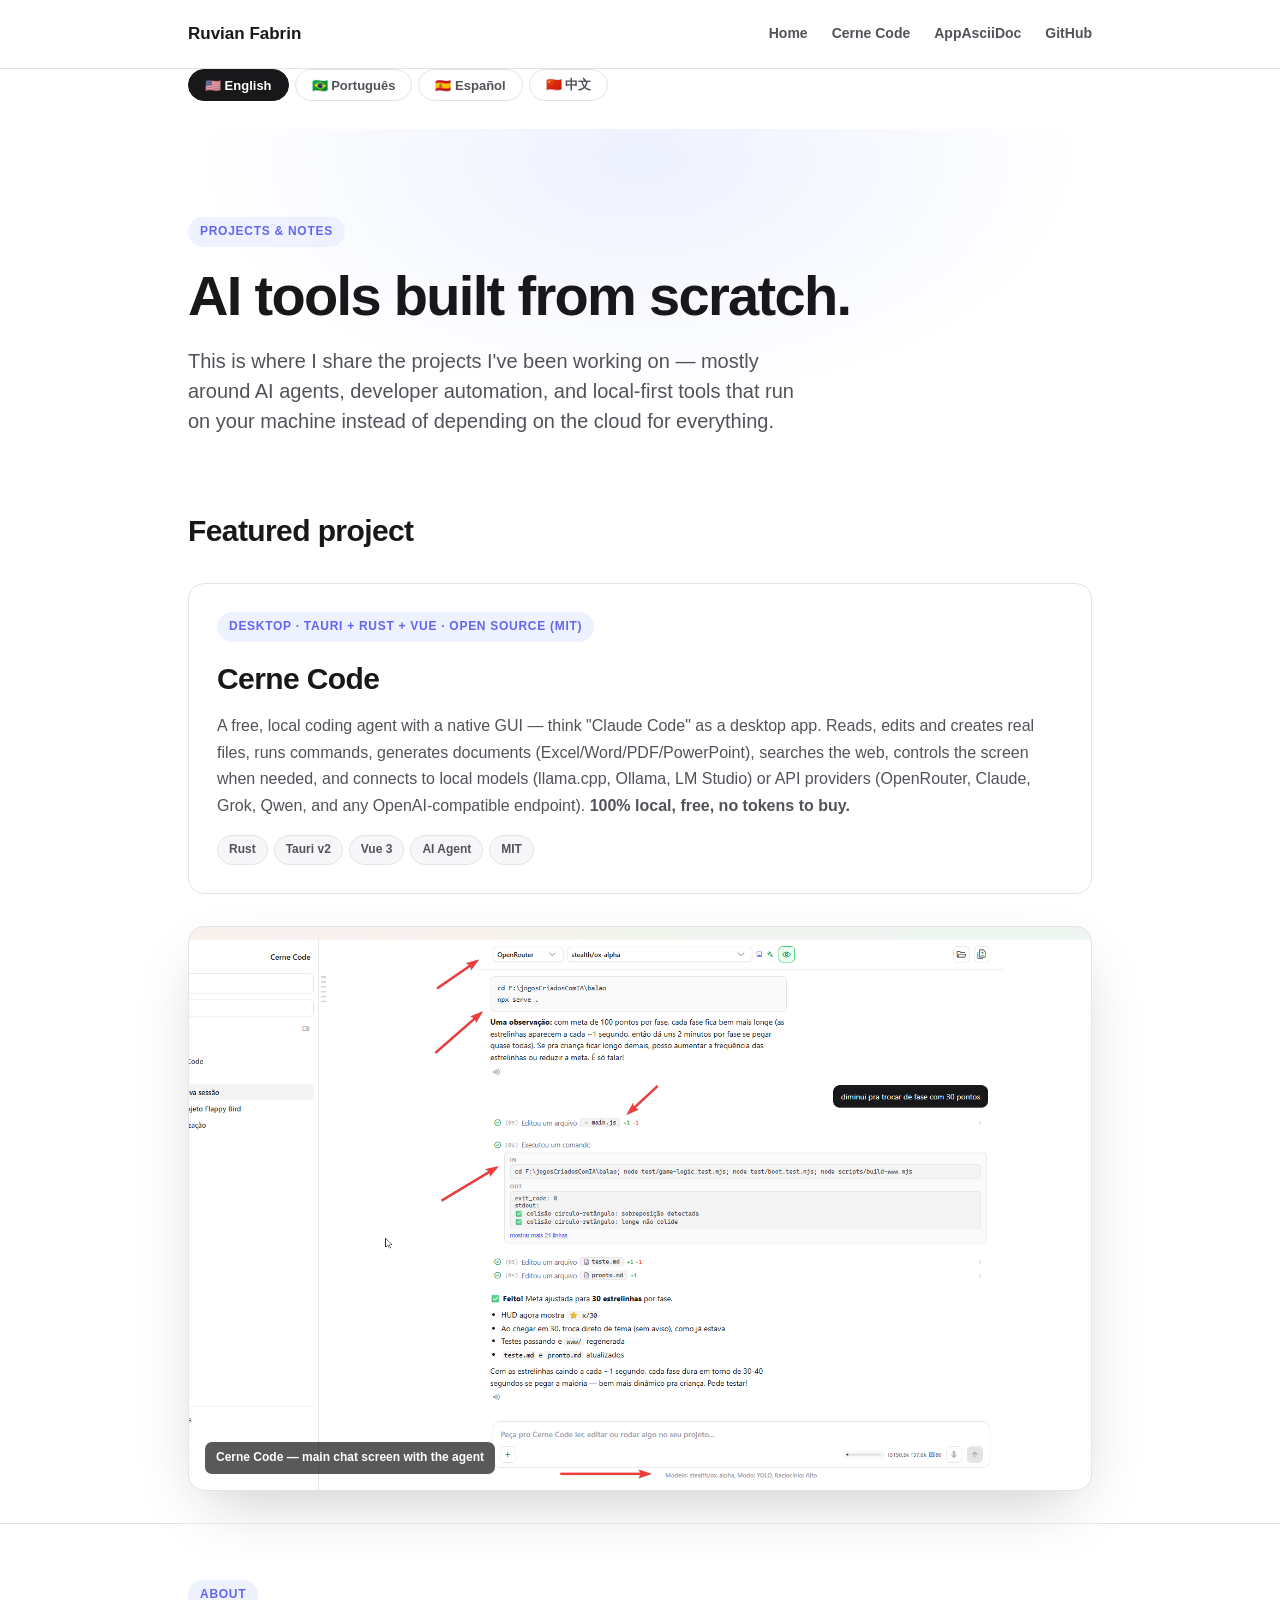
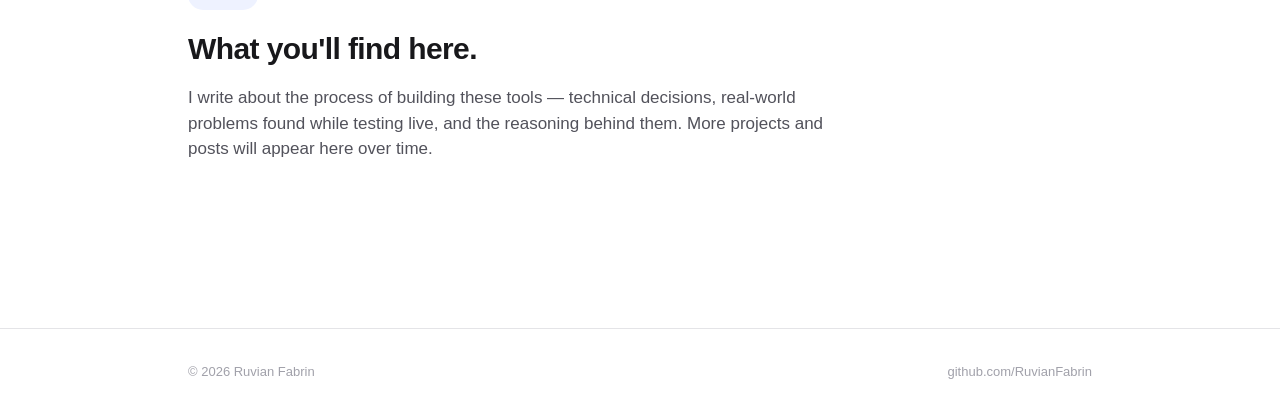
<file: index.html>
<!DOCTYPE html>
<html lang="en">
<head>
  <meta charset="UTF-8" />
  <meta name="viewport" content="width=device-width, initial-scale=1.0" />
  <title>Ruvian Fabrin — AI Tools, Coding Agents &amp; Local-First Software</title>

  <!-- SEO Meta -->
  <meta name="description" content="Ruvian Fabrin — building open-source AI tools, coding agents, and local-first developer software. Projects include Cerne Code, a free desktop coding agent built with Tauri, Rust, and Vue." />
  <meta name="keywords" content="Ruvian Fabrin, AI tools, coding agent, open source, Tauri, Rust, Vue, developer tools, local AI, Cerne Code" />
  <meta name="author" content="Ruvian Fabrin" />
  <meta name="robots" content="index, follow" />

  <!-- Open Graph -->
  <meta property="og:title" content="Ruvian Fabrin — AI Tools &amp; Coding Agents" />
  <meta property="og:description" content="Building open-source AI tools and local-first developer software. Creator of Cerne Code, a free desktop coding agent." />
  <meta property="og:url" content="https://ruvianfabrin.github.io/" />
  <meta property="og:type" content="website" />
  <meta property="og:image" content="https://ruvianfabrin.github.io/img/telainicial.png" />
  <meta property="og:image:width" content="1200" />
  <meta property="og:image:height" content="630" />
  <meta property="og:locale" content="en_US" />

  <!-- Twitter Card -->
  <meta name="twitter:card" content="summary_large_image" />
  <meta name="twitter:title" content="Ruvian Fabrin — AI Tools &amp; Coding Agents" />
  <meta name="twitter:description" content="Building open-source AI tools and local-first developer software. Creator of Cerne Code." />
  <meta name="twitter:image" content="https://ruvianfabrin.github.io/img/telainicial.png" />

  <!-- This page changes language in place; localized URLs are not available yet. -->

  <!-- Canonical -->
  <link rel="canonical" href="https://ruvianfabrin.github.io/" />

  <!-- JSON-LD Person Schema (GEO — AI search engines) -->
  <script type="application/ld+json">
  {
    "@context": "https://schema.org",
    "@type": "Person",
    "name": "Ruvian Fabrin",
    "url": "https://ruvianfabrin.github.io/",
    "sameAs": [
      "https://github.com/RuvianFabrin",
      "https://www.linkedin.com/in/ruvianfabrin"
    ],
    "knowsAbout": ["AI Agents", "Rust", "Tauri", "Vue.js", "Open Source", "Local-First Software"]
  }
  </script>

  <link rel="stylesheet" href="assets/style.css" />
  <style>
    .lang-bar {
      display: flex;
      gap: 6px;
      margin-bottom: 28px;
      flex-wrap: wrap;
    }
    .lang-btn {
      background: transparent;
      border: 1px solid var(--border);
      border-radius: 999px;
      padding: 6px 16px;
      font-size: 13px;
      font-weight: 600;
      color: var(--text-muted);
      cursor: pointer;
      transition: all 0.15s var(--ease);
    }
    .lang-btn:hover {
      border-color: var(--accent);
      color: var(--accent);
    }
    .lang-btn.active {
      background: var(--text);
      color: #fff;
      border-color: var(--text);
    }
    .lang-section {
      display: none;
    }
    .lang-section.active {
      display: block;
    }
  </style>
</head>
<body>
  <header class="site-header">
    <div class="wrap">
      <a class="brand" href="index.html">Ruvian Fabrin</a>
      <nav class="site-nav">
        <a href="index.html">Home</a>
        <a href="cerne-code.html">Cerne Code</a>
        <a href="appasciidoc.html">AppAsciiDoc</a>
        <a href="https://github.com/RuvianFabrin" target="_blank" rel="noopener">GitHub</a>
      </nav>
    </div>
  </header>

  <main>
    <!-- Language bar -->
    <div class="wrap">
      <div class="lang-bar">
        <button class="lang-btn active" data-lang="en">🇺🇸 English</button>
        <button class="lang-btn" data-lang="pt-BR">🇧🇷 Português</button>
        <button class="lang-btn" data-lang="es">🇪🇸 Español</button>
        <button class="lang-btn" data-lang="zh">🇨🇳 中文</button>
      </div>
    </div>

    <!-- ====== ENGLISH ====== -->
    <div class="lang-section active" id="lang-en">

      <section class="hero">
        <div class="wrap">
          <span class="eyebrow">Projects &amp; notes</span>
          <h1>AI tools built from scratch.</h1>
          <p class="lede">
            This is where I share the projects I've been working on — mostly around AI agents,
            developer automation, and local-first tools that run on your machine instead of depending
            on the cloud for everything.
          </p>
        </div>
      </section>

      <div class="wrap">
        <h2>Featured project</h2>

        <a class="project-card" href="cerne-code.html">
          <span class="eyebrow">Desktop · Tauri + Rust + Vue · Open Source (MIT)</span>
          <h2>Cerne Code</h2>
          <p>
            A free, local coding agent with a native GUI — think "Claude Code" as a desktop app.
            Reads, edits and creates real files, runs commands, generates documents
            (Excel/Word/PDF/PowerPoint), searches the web, controls the screen when needed,
            and connects to local models (llama.cpp, Ollama, LM Studio) or API providers
            (OpenRouter, Claude, Grok, Qwen, and any OpenAI-compatible endpoint).
            <strong>100% local, free, no tokens to buy.</strong>
          </p>
          <div class="tag-row">
            <span class="tag">Rust</span>
            <span class="tag">Tauri v2</span>
            <span class="tag">Vue 3</span>
            <span class="tag">AI Agent</span>
            <span class="tag">MIT</span>
          </div>
        </a>

        <div class="shot" style="background-image:url('img/telainicial.png')">
          <span class="shot-label">Cerne Code — main chat screen with the agent</span>
        </div>
      </div>

      <section class="feature-section">
        <div class="wrap">
          <span class="eyebrow">About</span>
          <h2>What you'll find here.</h2>
          <p class="lede">
            I write about the process of building these tools — technical decisions, real-world
            problems found while testing live, and the reasoning behind them. More projects and
            posts will appear here over time.
          </p>
        </div>
      </section>
    </div>

    <!-- ====== PORTUGUÊS ====== -->
    <div class="lang-section" id="lang-pt-BR">

      <section class="hero">
        <div class="wrap">
          <span class="eyebrow">Projetos &amp; anotações</span>
          <h1>Ferramentas de IA construídas do zero.</h1>
          <p class="lede">
            Este espaço reúne os projetos em que venho trabalhando — a maior parte girando em torno
            de agentes de IA, automação de desenvolvimento e ferramentas locais que rodam no seu
            computador, sem depender de nuvem pra tudo.
          </p>
        </div>
      </section>

      <div class="wrap">
        <h2>Projeto em destaque</h2>

        <a class="project-card" href="cerne-code.html">
          <span class="eyebrow">Desktop · Tauri + Rust + Vue · Código Aberto (MIT)</span>
          <h2>Cerne Code</h2>
          <p>
            Um agente de código local gratuito com interface gráfica nativa — pense num "Claude Code"
            em formato de app desktop. Lê, edita e cria arquivos de verdade, roda comandos, gera
            documentos (Excel/Word/PDF/PowerPoint), pesquisa na web, controla a tela quando precisa,
            e se conecta a modelos locais (llama.cpp, Ollama, LM Studio) ou providers de API
            (OpenRouter, Claude, Grok, Qwen e qualquer endpoint compatível com OpenAI).
            <strong>100% local, grátis, sem contar tokens.</strong>
          </p>
          <div class="tag-row">
            <span class="tag">Rust</span>
            <span class="tag">Tauri v2</span>
            <span class="tag">Vue 3</span>
            <span class="tag">Agente de IA</span>
            <span class="tag">MIT</span>
          </div>
        </a>

        <div class="shot" style="background-image:url('img/telainicial.png')">
          <span class="shot-label">Cerne Code — tela principal do chat com o agente</span>
        </div>
      </div>

      <section class="feature-section">
        <div class="wrap">
          <span class="eyebrow">Sobre</span>
          <h2>O que tem por aqui.</h2>
          <p class="lede">
            Escrevo sobre o processo de construir essas ferramentas — decisões técnicas, problemas
            reais encontrados testando ao vivo, e o raciocínio por trás delas. Mais projetos e posts
            devem aparecer aqui com o tempo.
          </p>
        </div>
      </section>
    </div>

    <!-- ====== ESPAÑOL ====== -->
    <div class="lang-section" id="lang-es">

      <section class="hero">
        <div class="wrap">
          <span class="eyebrow">Proyectos &amp; anotaciones</span>
          <h1>Herramientas de IA construidas desde cero.</h1>
          <p class="lede">
            Este espacio reúne los proyectos en los que vengo trabajando — la mayoría girando en torno
            a agentes de IA, automatización de desarrollo y herramientas locales que se ejecutan en tu
            computadora, sin depender de la nube para todo.
          </p>
        </div>
      </section>

      <div class="wrap">
        <h2>Proyecto destacado</h2>

        <a class="project-card" href="cerne-code.html">
          <span class="eyebrow">Desktop · Tauri + Rust + Vue · Código Abierto (MIT)</span>
          <h2>Cerne Code</h2>
          <p>
            Un agente de código local gratuito con interfaz gráfica nativa — piensa en un "Claude Code"
            como app de escritorio. Lee, edita y crea archivos reales, ejecuta comandos, genera
            documentos (Excel/Word/PDF/PowerPoint), busca en la web, controla la pantalla cuando es
            necesario, y se conecta a modelos locales (llama.cpp, Ollama, LM Studio) o providers de
            API (OpenRouter, Claude, Grok, Qwen y cualquier endpoint compatible con OpenAI).
            <strong>100% local, gratis, sin contar tokens.</strong>
          </p>
          <div class="tag-row">
            <span class="tag">Rust</span>
            <span class="tag">Tauri v2</span>
            <span class="tag">Vue 3</span>
            <span class="tag">Agente de IA</span>
            <span class="tag">MIT</span>
          </div>
        </a>

        <div class="shot" style="background-image:url('img/telainicial.png')">
          <span class="shot-label">Cerne Code — pantalla principal del chat con el agente</span>
        </div>
      </div>

      <section class="feature-section">
        <div class="wrap">
          <span class="eyebrow">Acerca de</span>
          <h2>Lo que hay aquí.</h2>
          <p class="lede">
            Escribo sobre el proceso de construir estas herramientas — decisiones técnicas, problemas
            reales encontrados probando en vivo, y el razonamiento detrás de ellas. Más proyectos y
            publicaciones aparecerán aquí con el tiempo.
          </p>
        </div>
      </section>
    </div>

    <!-- ====== 中文 ====== -->
    <div class="lang-section" id="lang-zh">

      <section class="hero">
        <div class="wrap">
          <span class="eyebrow">项目与笔记</span>
          <h1>从零构建的 AI 工具。</h1>
          <p class="lede">
            这里汇集了我一直在做的项目 — 主要围绕 AI 智能体、开发自动化和本地优先工具，
            这些工具在你的计算机上运行，而不是事事依赖云端。
          </p>
        </div>
      </section>

      <div class="wrap">
        <h2>精选项目</h2>

        <a class="project-card" href="cerne-code.html">
          <span class="eyebrow">桌面应用 · Tauri + Rust + Vue · 开源 (MIT)</span>
          <h2>Cerne Code</h2>
          <p>
            一款免费的本地代码智能体，配有原生图形界面 — 可以把它想象成桌面版的 "Claude Code"。
            它能读取、编辑和创建真实文件、运行命令、生成文档（Excel/Word/PDF/PowerPoint）、
            搜索网页、在需要时控制屏幕，并能连接本地模型（llama.cpp、Ollama、LM Studio）
            或 API 提供商（OpenRouter、Claude、Grok、Qwen 以及任何兼容 OpenAI 的端点）。
            <strong>100% 本地运行，完全免费，不计 token。</strong>
          </p>
          <div class="tag-row">
            <span class="tag">Rust</span>
            <span class="tag">Tauri v2</span>
            <span class="tag">Vue 3</span>
            <span class="tag">AI 智能体</span>
            <span class="tag">MIT</span>
          </div>
        </a>

        <div class="shot" style="background-image:url('img/telainicial.png')">
          <span class="shot-label">Cerne Code — 与智能体聊天的主界面</span>
        </div>
      </div>

      <section class="feature-section">
        <div class="wrap">
          <span class="eyebrow">关于</span>
          <h2>这里有什么。</h2>
          <p class="lede">
            我写下了构建这些工具的过程 — 技术决策、在实机测试中遇到的真实问题，
            以及它们背后的思考。随着时间的推移，更多的项目和文章将在这里出现。
          </p>
        </div>
      </section>
    </div>

  </main>

  <footer class="site-footer">
    <div class="wrap">
      <span>© 2026 Ruvian Fabrin</span>
      <span><a href="https://github.com/RuvianFabrin" target="_blank" rel="noopener">github.com/RuvianFabrin</a></span>
    </div>
  </footer>

  <script>
    document.querySelectorAll('.lang-btn').forEach(btn => {
      btn.addEventListener('click', () => {
        const lang = btn.dataset.lang;
        document.querySelectorAll('.lang-btn').forEach(b => b.classList.remove('active'));
        btn.classList.add('active');
        document.querySelectorAll('.lang-section').forEach(s => s.classList.remove('active'));
        document.getElementById('lang-' + lang).classList.add('active');
        window.scrollTo({ top: 0, behavior: 'smooth' });
      });
    });
  </script>
</body>
</html>
</file>
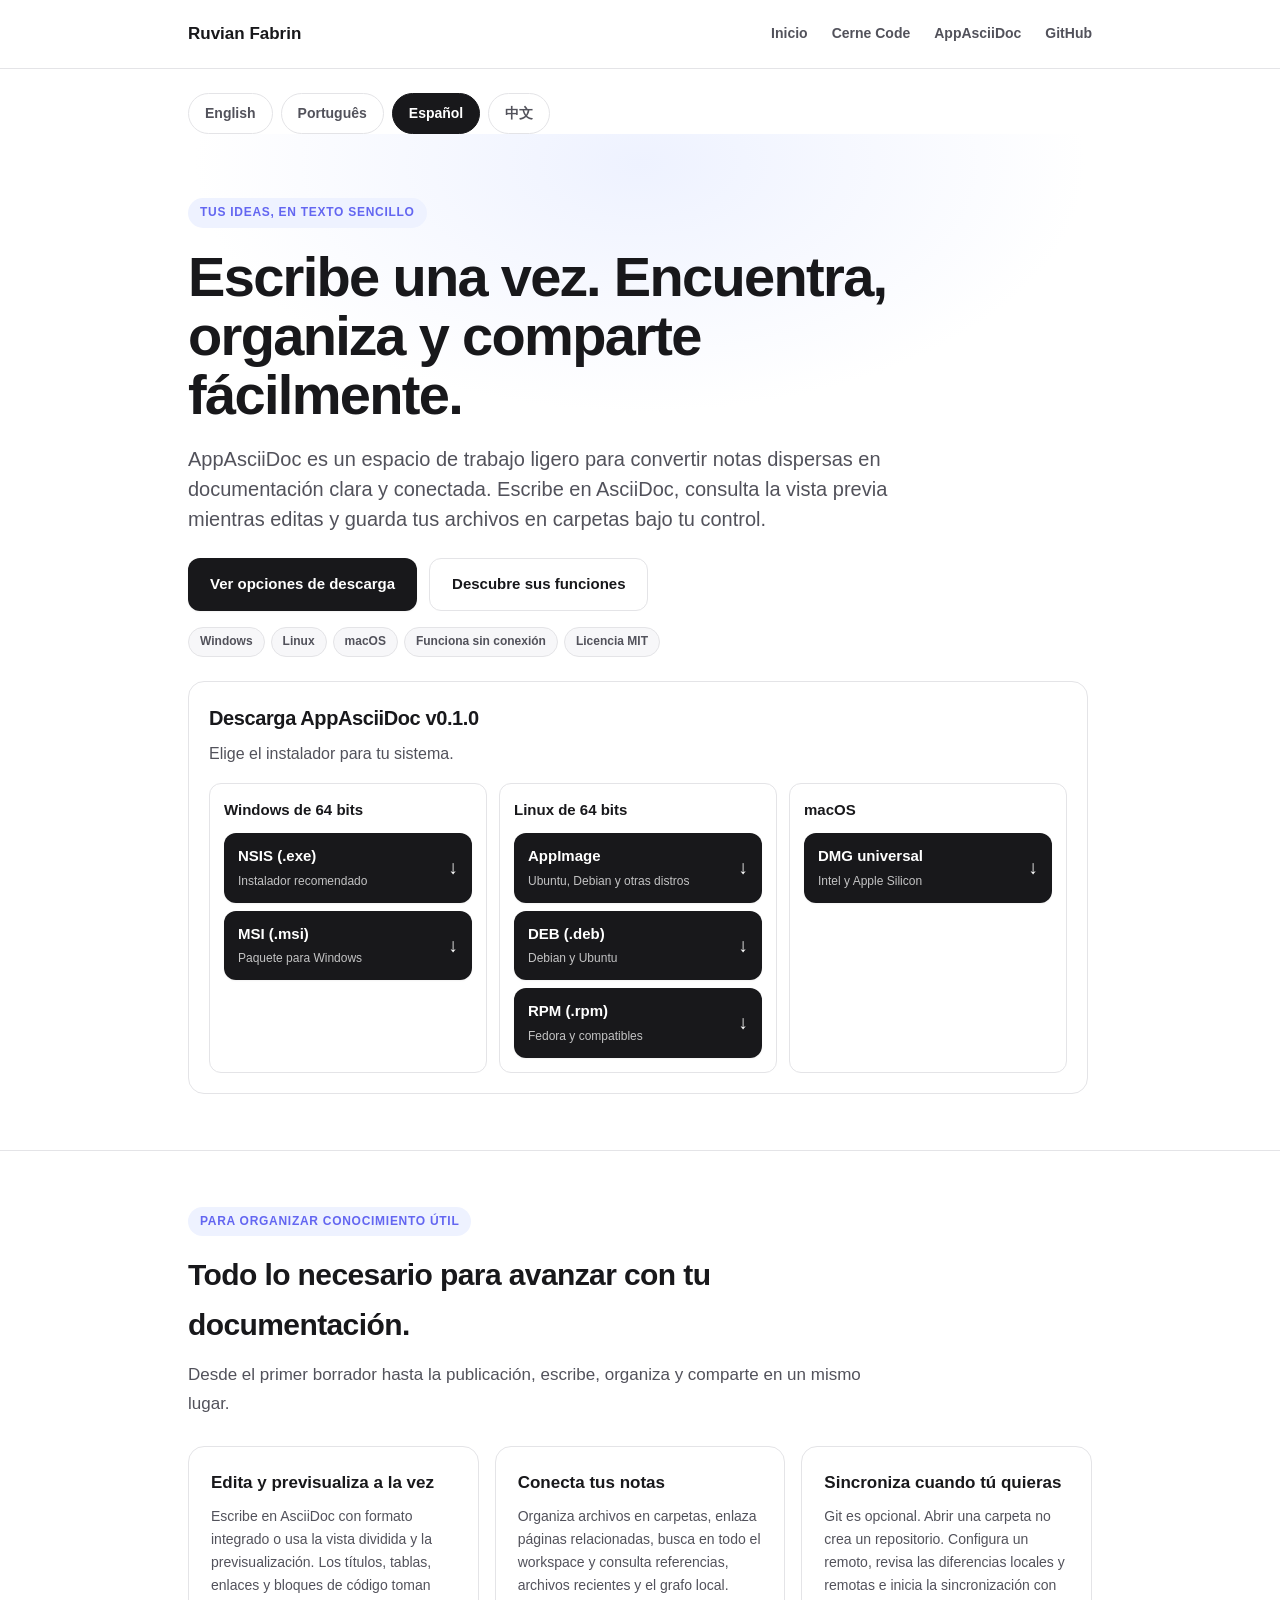
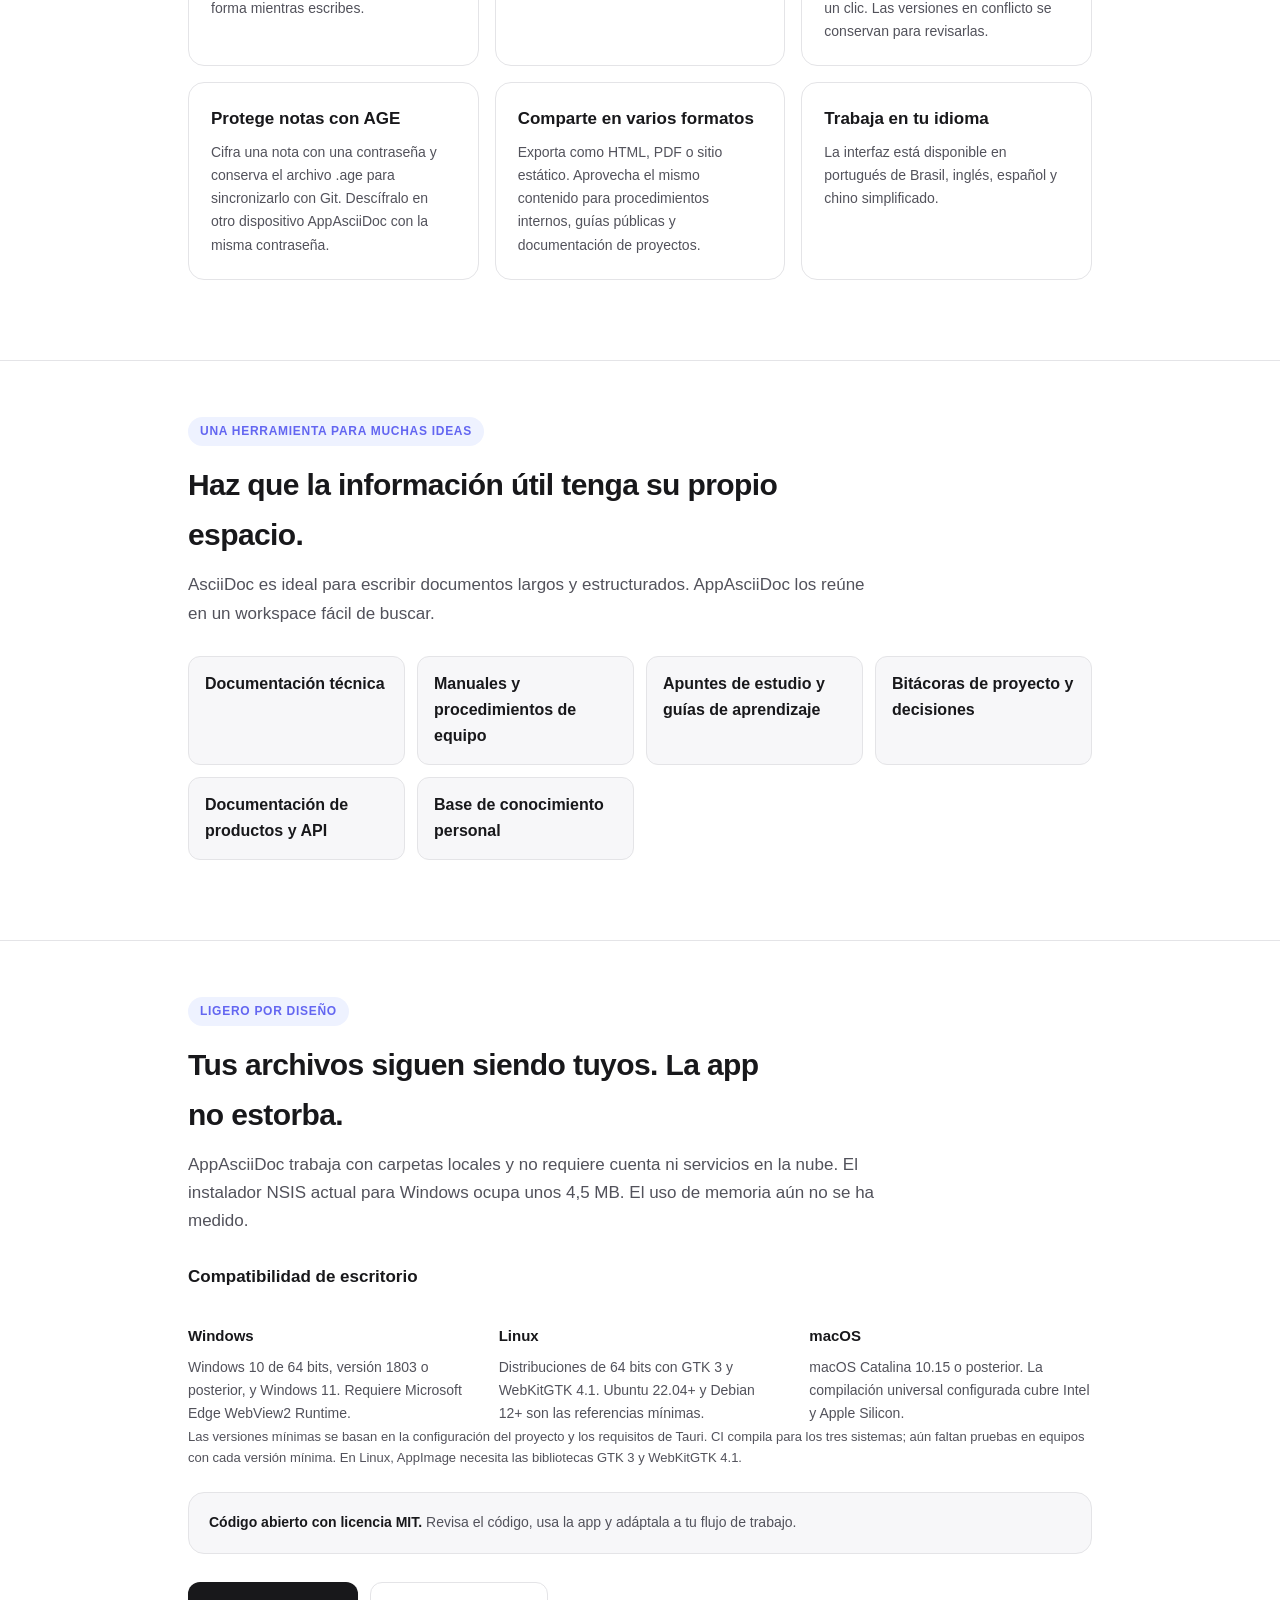
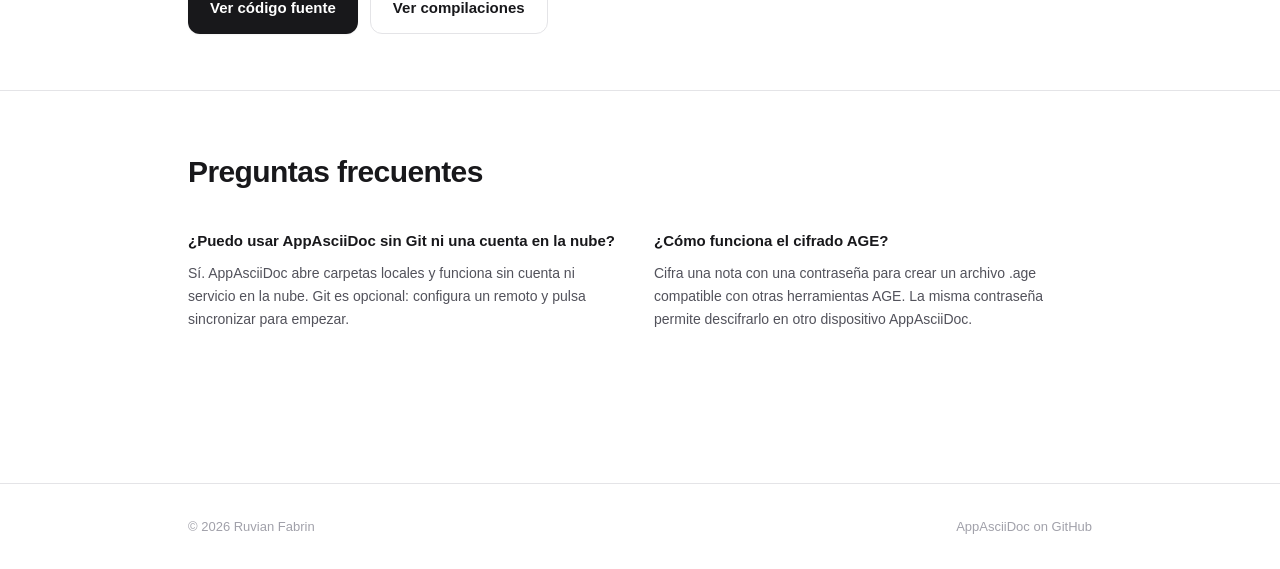
<file: appasciidoc.es.html>
<!DOCTYPE html>
<html lang="es">
<head>
  <meta charset="UTF-8" />
  <meta name="viewport" content="width=device-width, initial-scale=1.0" />
  <title>AppAsciiDoc — Editor AsciiDoc ligero para documentación</title>
  <meta name="description" content="Escribe y organiza documentación técnica, manuales, apuntes y conocimiento de proyectos con AppAsciiDoc, una aplicación de escritorio ligera y offline para Windows, Linux y macOS." />
  <meta name="author" content="Ruvian Fabrin" />
  <meta name="robots" content="index, follow" />
  <link rel="canonical" href="https://ruvianfabrin.github.io/appasciidoc.es.html" />
  <link rel="alternate" hreflang="en" href="https://ruvianfabrin.github.io/appasciidoc.html" />
  <link rel="alternate" hreflang="pt-BR" href="https://ruvianfabrin.github.io/appasciidoc.pt-BR.html" />
  <link rel="alternate" hreflang="es" href="https://ruvianfabrin.github.io/appasciidoc.es.html" />
  <link rel="alternate" hreflang="zh-Hans" href="https://ruvianfabrin.github.io/appasciidoc.zh.html" />
  <link rel="alternate" hreflang="x-default" href="https://ruvianfabrin.github.io/appasciidoc.html" />
  <meta property="og:title" content="AppAsciiDoc — Editor AsciiDoc ligero para documentación" />
  <meta property="og:description" content="Escribe y organiza documentación técnica, manuales, apuntes y conocimiento de proyectos con AppAsciiDoc, una aplicación de escritorio ligera y offline para Windows, Linux y macOS." />
  <meta property="og:url" content="https://ruvianfabrin.github.io/appasciidoc.es.html" />
  <meta property="og:type" content="website" />
  <meta property="og:locale" content="es_ES" />
  <meta name="twitter:card" content="summary" />
  <meta name="twitter:title" content="AppAsciiDoc — Editor AsciiDoc ligero para documentación" />
  <meta name="twitter:description" content="Escribe y organiza documentación técnica, manuales, apuntes y conocimiento de proyectos con AppAsciiDoc, una aplicación de escritorio ligera y offline para Windows, Linux y macOS." />
  <script type="application/ld+json">
  {
    "@context": "https://schema.org",
    "@type": "SoftwareApplication",
    "@id": "https://github.com/RuvianFabrin/appasciidoc#app",
    "name": "AppAsciiDoc",
    "applicationCategory": "DeveloperApplication",
    "operatingSystem": "Windows 10 version 1803 or later, Linux, macOS 10.15 or later",
    "description": "Espacio de escritorio ligero y offline para escribir y organizar documentación AsciiDoc, con sincronización Git opcional y cifrado AGE mediante contraseña.",
    "inLanguage": ["en", "pt-BR", "es", "zh-Hans"],
    "author": {"@type": "Person", "name": "Ruvian Fabrin", "url": "https://ruvianfabrin.github.io/"},
    "offers": {"@type": "Offer", "price": "0", "priceCurrency": "USD"},
    "license": "https://opensource.org/licenses/MIT",
    "url": "https://ruvianfabrin.github.io/appasciidoc.es.html",
    "codeRepository": "https://github.com/RuvianFabrin/appasciidoc"
  }
  </script>
  <link rel="stylesheet" href="assets/style.css" />
  <style>
    .lang-bar { display:flex; gap:8px; margin:24px auto 0; flex-wrap:wrap; }
    .lang-btn { background:transparent; border:1px solid var(--border); border-radius:999px; padding:8px 16px; font-size:14px; font-weight:600; color:var(--text-muted); text-decoration:none; }
    .lang-btn:hover,.lang-btn.active { background:var(--text); color:#fff; border-color:var(--text); }
    .product-hero { padding-top:64px; } .product-hero .lede { max-width:700px; } .product-hero .btn-row { margin-top:24px; }
    .section-intro { max-width:700px; margin-bottom:28px; } .section-intro p { font-size:17px; }
    .feature-card { border:1px solid var(--border); border-radius:var(--radius); padding:22px; background:var(--bg); } .feature-card h3 { margin:0 0 8px; } .feature-card p { font-size:14px; margin:0; }
    .use-list { display:grid; grid-template-columns:repeat(auto-fit,minmax(210px,1fr)); gap:12px; padding:0; list-style:none; margin:24px 0; } .use-list li { padding:14px 16px; border:1px solid var(--border); border-radius:12px; background:var(--bg-soft); font-weight:600; } .platform-note { font-size:13px; }
    @media(max-width:640px) { .lang-bar { padding:0 20px; } .lang-btn { flex:1; padding:9px 10px; text-align:center; } .product-hero { padding-top:48px; } }
  </style>
</head>
<body>
  <header class="site-header"><div class="wrap"><a class="brand" href="index.html">Ruvian Fabrin</a><nav class="site-nav" aria-label="Navegación principal"><a href="index.html">Inicio</a><a href="cerne-code.html">Cerne Code</a><a href="appasciidoc.html" aria-current="page">AppAsciiDoc</a><a href="https://github.com/RuvianFabrin" target="_blank" rel="noopener">GitHub</a></nav></div></header>
  <div class="wrap"><nav class="lang-bar" aria-label="Elegir idioma">
    <a class="lang-btn" href="appasciidoc.html" lang="en">English</a>
    <a class="lang-btn" href="appasciidoc.pt-BR.html" lang="pt-BR">Português</a>
    <a class="lang-btn active" href="appasciidoc.es.html" lang="es" aria-current="page">Español</a>
    <a class="lang-btn" href="appasciidoc.zh.html" lang="zh-Hans">中文</a>
  </nav></div>
  <main>
    <div class="lang-section active" id="lang-es" lang="es">
      <section class="hero product-hero"><div class="wrap">
        <span class="eyebrow">Tus ideas, en texto sencillo</span><h1>Escribe una vez. Encuentra, organiza y comparte fácilmente.</h1>
        <p class="lede">AppAsciiDoc es un espacio de trabajo ligero para convertir notas dispersas en documentación clara y conectada. Escribe en AsciiDoc, consulta la vista previa mientras editas y guarda tus archivos en carpetas bajo tu control.</p>
        <div class="btn-row download-hero-actions"><a class="btn btn-primary" href="#download-title-es">Ver opciones de descarga</a><a class="btn btn-secondary" href="#features-es">Descubre sus funciones</a></div>
        <div class="tag-row"><span class="tag">Windows</span><span class="tag">Linux</span><span class="tag">macOS</span><span class="tag">Funciona sin conexión</span><span class="tag">Licencia MIT</span></div>
        <section class="download-panel" aria-labelledby="download-title-es">
        <h2 id="download-title-es">Descarga AppAsciiDoc v0.1.0</h2>
        <p class="download-note">Elige el instalador para tu sistema.</p>
        <div class="download-grid">
        <div class="download-group"><h3>Windows de 64 bits</h3>
        <a class="btn btn-primary download-link" href="https://github.com/RuvianFabrin/appasciidoc/releases/download/v0.1.0/AppAsciiDoc_0.1.0_x64-setup.exe" aria-label="NSIS (.exe): Instalador recomendado"><span><strong>NSIS (.exe)</strong><small>Instalador recomendado</small></span><span aria-hidden="true">↓</span></a>
        <a class="btn btn-primary download-link" href="https://github.com/RuvianFabrin/appasciidoc/releases/download/v0.1.0/AppAsciiDoc_0.1.0_x64_en-US.msi" aria-label="MSI (.msi): Paquete para Windows"><span><strong>MSI (.msi)</strong><small>Paquete para Windows</small></span><span aria-hidden="true">↓</span></a>
        </div>
        <div class="download-group"><h3>Linux de 64 bits</h3>
        <a class="btn btn-primary download-link" href="https://github.com/RuvianFabrin/appasciidoc/releases/download/v0.1.0/AppAsciiDoc_0.1.0_amd64.AppImage" aria-label="AppImage: Ubuntu, Debian y otras distros"><span><strong>AppImage</strong><small>Ubuntu, Debian y otras distros</small></span><span aria-hidden="true">↓</span></a>
        <a class="btn btn-primary download-link" href="https://github.com/RuvianFabrin/appasciidoc/releases/download/v0.1.0/AppAsciiDoc_0.1.0_amd64.deb" aria-label="DEB (.deb): Debian y Ubuntu"><span><strong>DEB (.deb)</strong><small>Debian y Ubuntu</small></span><span aria-hidden="true">↓</span></a>
        <a class="btn btn-primary download-link" href="https://github.com/RuvianFabrin/appasciidoc/releases/download/v0.1.0/AppAsciiDoc-0.1.0-1.x86_64.rpm" aria-label="RPM (.rpm): Fedora y compatibles"><span><strong>RPM (.rpm)</strong><small>Fedora y compatibles</small></span><span aria-hidden="true">↓</span></a>
        </div>
        <div class="download-group"><h3>macOS</h3>
        <a class="btn btn-primary download-link" href="https://github.com/RuvianFabrin/appasciidoc/releases/download/v0.1.0/AppAsciiDoc_0.1.0_universal.dmg" aria-label="DMG universal: Intel y Apple Silicon"><span><strong>DMG universal</strong><small>Intel y Apple Silicon</small></span><span aria-hidden="true">↓</span></a>
        </div>
        </div></section>
      </div></section>
      <section class="feature-section" id="features-es"><div class="wrap">
        <div class="section-intro"><span class="eyebrow">Para organizar conocimiento útil</span><h2>Todo lo necesario para avanzar con tu documentación.</h2><p>Desde el primer borrador hasta la publicación, escribe, organiza y comparte en un mismo lugar.</p></div>
        <div class="card-grid">
          <article class="feature-card"><h3>Edita y previsualiza a la vez</h3><p>Escribe en AsciiDoc con formato integrado o usa la vista dividida y la previsualización. Los títulos, tablas, enlaces y bloques de código toman forma mientras escribes.</p></article>
          <article class="feature-card"><h3>Conecta tus notas</h3><p>Organiza archivos en carpetas, enlaza páginas relacionadas, busca en todo el workspace y consulta referencias, archivos recientes y el grafo local.</p></article>
          <article class="feature-card"><h3>Sincroniza cuando tú quieras</h3><p>Git es opcional. Abrir una carpeta no crea un repositorio. Configura un remoto, revisa las diferencias locales y remotas e inicia la sincronización con un clic. Las versiones en conflicto se conservan para revisarlas.</p></article>
          <article class="feature-card"><h3>Protege notas con AGE</h3><p>Cifra una nota con una contraseña y conserva el archivo .age para sincronizarlo con Git. Descífralo en otro dispositivo AppAsciiDoc con la misma contraseña.</p></article>
          <article class="feature-card"><h3>Comparte en varios formatos</h3><p>Exporta como HTML, PDF o sitio estático. Aprovecha el mismo contenido para procedimientos internos, guías públicas y documentación de proyectos.</p></article>
          <article class="feature-card"><h3>Trabaja en tu idioma</h3><p>La interfaz está disponible en portugués de Brasil, inglés, español y chino simplificado.</p></article>
        </div>
      </div></section>
      <section class="feature-section"><div class="wrap"><div class="section-intro"><span class="eyebrow">Una herramienta para muchas ideas</span><h2>Haz que la información útil tenga su propio espacio.</h2><p>AsciiDoc es ideal para escribir documentos largos y estructurados. AppAsciiDoc los reúne en un workspace fácil de buscar.</p></div><ul class="use-list"><li>Documentación técnica</li><li>Manuales y procedimientos de equipo</li><li>Apuntes de estudio y guías de aprendizaje</li><li>Bitácoras de proyecto y decisiones</li><li>Documentación de productos y API</li><li>Base de conocimiento personal</li></ul></div></section>
      <section class="feature-section"><div class="wrap"><div class="section-intro"><span class="eyebrow">Ligero por diseño</span><h2>Tus archivos siguen siendo tuyos. La app no estorba.</h2><p>AppAsciiDoc trabaja con carpetas locales y no requiere cuenta ni servicios en la nube. El instalador NSIS actual para Windows ocupa unos 4,5 MB. El uso de memoria aún no se ha medido.</p></div><h3>Compatibilidad de escritorio</h3><div class="mini-grid"><div><h3>Windows</h3><p>Windows 10 de 64 bits, versión 1803 o posterior, y Windows 11. Requiere Microsoft Edge WebView2 Runtime.</p></div><div><h3>Linux</h3><p>Distribuciones de 64 bits con GTK 3 y WebKitGTK 4.1. Ubuntu 22.04+ y Debian 12+ son las referencias mínimas.</p></div><div><h3>macOS</h3><p>macOS Catalina 10.15 o posterior. La compilación universal configurada cubre Intel y Apple Silicon.</p></div></div><p class="platform-note">Las versiones mínimas se basan en la configuración del proyecto y los requisitos de Tauri. CI compila para los tres sistemas; aún faltan pruebas en equipos con cada versión mínima. En Linux, AppImage necesita las bibliotecas GTK 3 y WebKitGTK 4.1.</p><div class="callout"><strong>Código abierto con licencia MIT.</strong> Revisa el código, usa la app y adáptala a tu flujo de trabajo.</div><div class="btn-row"><a class="btn btn-primary" href="https://github.com/RuvianFabrin/appasciidoc" target="_blank" rel="noopener">Ver código fuente</a><a class="btn btn-secondary" href="https://github.com/RuvianFabrin/appasciidoc/actions" target="_blank" rel="noopener">Ver compilaciones</a></div></div></section>
    </div>
    <section class="feature-section" aria-labelledby="faq-title"><div class="wrap"><div class="section-intro"><h2 id="faq-title">Preguntas frecuentes</h2></div><div class="mini-grid"><div><h3>¿Puedo usar AppAsciiDoc sin Git ni una cuenta en la nube?</h3><p>Sí. AppAsciiDoc abre carpetas locales y funciona sin cuenta ni servicio en la nube. Git es opcional: configura un remoto y pulsa sincronizar para empezar.</p></div><div><h3>¿Cómo funciona el cifrado AGE?</h3><p>Cifra una nota con una contraseña para crear un archivo .age compatible con otras herramientas AGE. La misma contraseña permite descifrarlo en otro dispositivo AppAsciiDoc.</p></div></div></div></section>
  </main>
  <footer class="site-footer"><div class="wrap"><span>© 2026 Ruvian Fabrin</span><span><a href="https://github.com/RuvianFabrin/appasciidoc" target="_blank" rel="noopener">AppAsciiDoc on GitHub</a></span></div></footer>
</body>
</html>
</file>
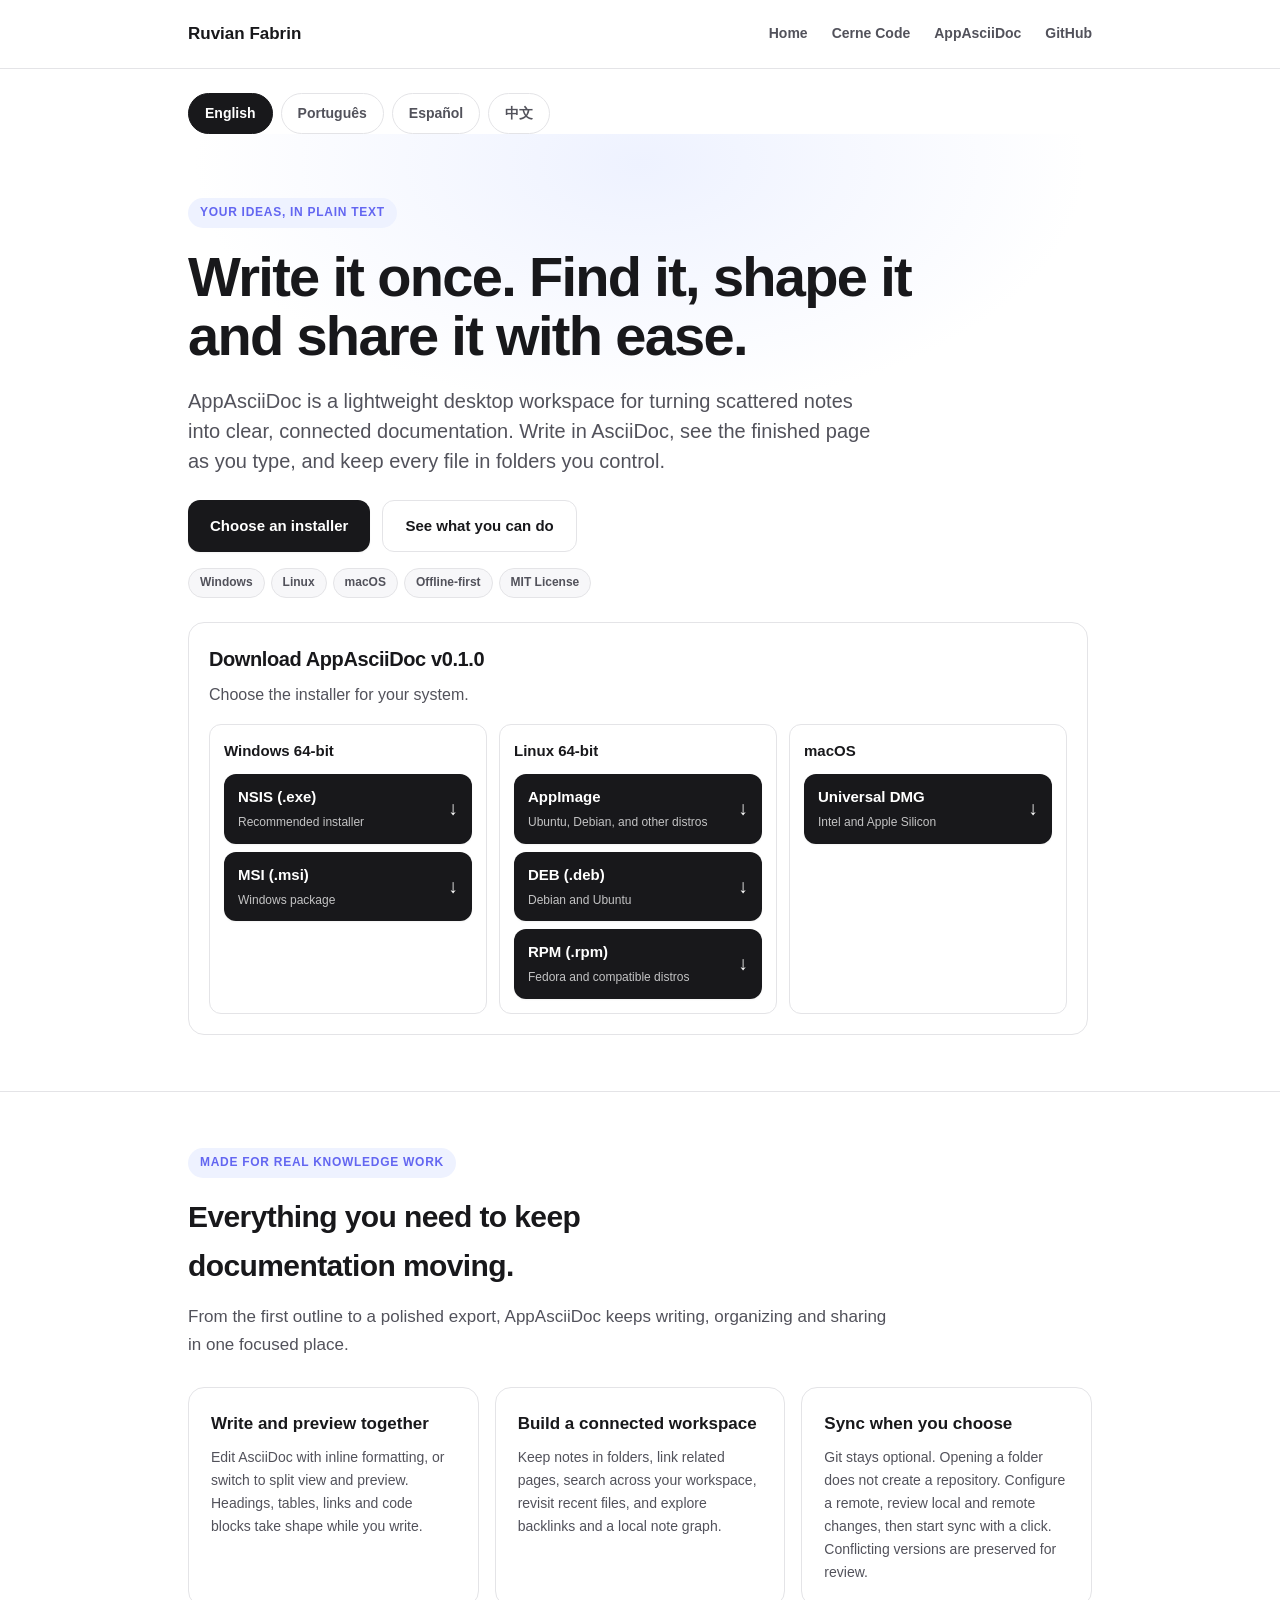
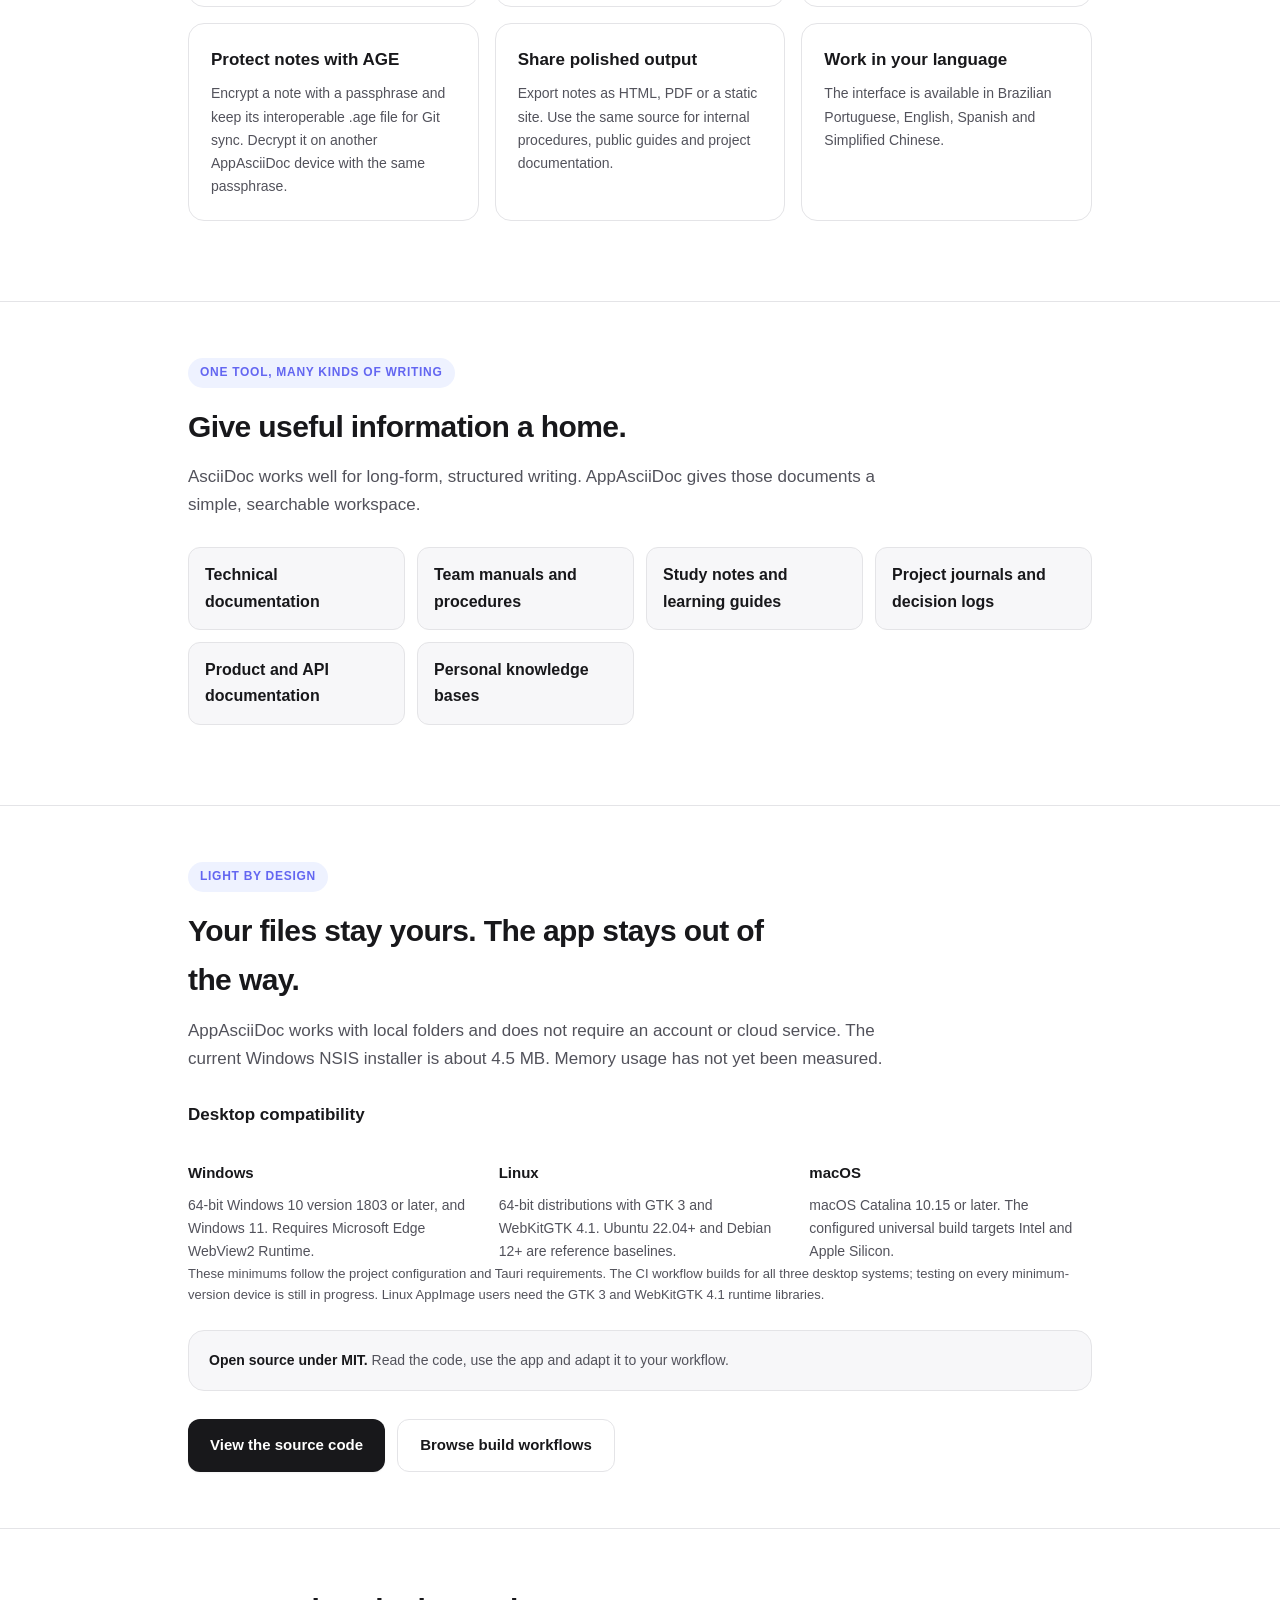
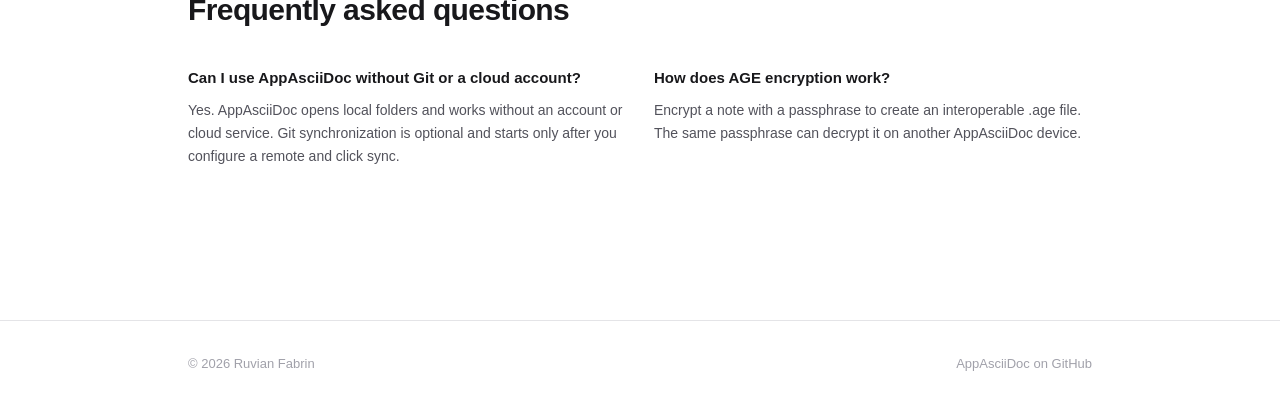
<file: appasciidoc.html>
<!DOCTYPE html>
<html lang="en">
<head>
  <meta charset="UTF-8" />
  <meta name="viewport" content="width=device-width, initial-scale=1.0" />
  <title>AppAsciiDoc — Lightweight AsciiDoc editor for documentation</title>
  <meta name="description" content="Write and organize technical documentation, manuals, study notes and project knowledge with AppAsciiDoc, a lightweight offline-first AsciiDoc desktop app for Windows, Linux and macOS." />
  <meta name="author" content="Ruvian Fabrin" />
  <meta name="robots" content="index, follow" />
  <link rel="canonical" href="https://ruvianfabrin.github.io/appasciidoc.html" />
  <link rel="alternate" hreflang="en" href="https://ruvianfabrin.github.io/appasciidoc.html" />
  <link rel="alternate" hreflang="pt-BR" href="https://ruvianfabrin.github.io/appasciidoc.pt-BR.html" />
  <link rel="alternate" hreflang="es" href="https://ruvianfabrin.github.io/appasciidoc.es.html" />
  <link rel="alternate" hreflang="zh-Hans" href="https://ruvianfabrin.github.io/appasciidoc.zh.html" />
  <link rel="alternate" hreflang="x-default" href="https://ruvianfabrin.github.io/appasciidoc.html" />
  <meta property="og:title" content="AppAsciiDoc — Lightweight AsciiDoc editor for documentation" />
  <meta property="og:description" content="Write and organize technical documentation, manuals, study notes and project knowledge with AppAsciiDoc, a lightweight offline-first AsciiDoc desktop app for Windows, Linux and macOS." />
  <meta property="og:url" content="https://ruvianfabrin.github.io/appasciidoc.html" />
  <meta property="og:type" content="website" />
  <meta property="og:locale" content="en_US" />
  <meta name="twitter:card" content="summary" />
  <meta name="twitter:title" content="AppAsciiDoc — Lightweight AsciiDoc editor for documentation" />
  <meta name="twitter:description" content="Write and organize technical documentation, manuals, study notes and project knowledge with AppAsciiDoc, a lightweight offline-first AsciiDoc desktop app for Windows, Linux and macOS." />
  <script type="application/ld+json">
  {
    "@context": "https://schema.org",
    "@type": "SoftwareApplication",
    "@id": "https://github.com/RuvianFabrin/appasciidoc#app",
    "name": "AppAsciiDoc",
    "applicationCategory": "DeveloperApplication",
    "operatingSystem": "Windows 10 version 1803 or later, Linux, macOS 10.15 or later",
    "description": "A lightweight offline-first desktop workspace for writing and organizing AsciiDoc documentation, with optional Git synchronization and AGE passphrase encryption.",
    "inLanguage": ["en", "pt-BR", "es", "zh-Hans"],
    "author": {"@type": "Person", "name": "Ruvian Fabrin", "url": "https://ruvianfabrin.github.io/"},
    "offers": {"@type": "Offer", "price": "0", "priceCurrency": "USD"},
    "license": "https://opensource.org/licenses/MIT",
    "url": "https://ruvianfabrin.github.io/appasciidoc.html",
    "codeRepository": "https://github.com/RuvianFabrin/appasciidoc"
  }
  </script>
  <link rel="stylesheet" href="assets/style.css" />
  <style>
    .lang-bar { display:flex; gap:8px; margin:24px auto 0; flex-wrap:wrap; }
    .lang-btn { background:transparent; border:1px solid var(--border); border-radius:999px; padding:8px 16px; font-size:14px; font-weight:600; color:var(--text-muted); text-decoration:none; }
    .lang-btn:hover,.lang-btn.active { background:var(--text); color:#fff; border-color:var(--text); }
    .product-hero { padding-top:64px; } .product-hero .lede { max-width:700px; } .product-hero .btn-row { margin-top:24px; }
    .section-intro { max-width:700px; margin-bottom:28px; } .section-intro p { font-size:17px; }
    .feature-card { border:1px solid var(--border); border-radius:var(--radius); padding:22px; background:var(--bg); } .feature-card h3 { margin:0 0 8px; } .feature-card p { font-size:14px; margin:0; }
    .use-list { display:grid; grid-template-columns:repeat(auto-fit,minmax(210px,1fr)); gap:12px; padding:0; list-style:none; margin:24px 0; } .use-list li { padding:14px 16px; border:1px solid var(--border); border-radius:12px; background:var(--bg-soft); font-weight:600; } .platform-note { font-size:13px; }
    @media(max-width:640px) { .lang-bar { padding:0 20px; } .lang-btn { flex:1; padding:9px 10px; text-align:center; } .product-hero { padding-top:48px; } }
  </style>
</head>
<body>
  <header class="site-header"><div class="wrap"><a class="brand" href="index.html">Ruvian Fabrin</a><nav class="site-nav" aria-label="Main navigation"><a href="index.html">Home</a><a href="cerne-code.html">Cerne Code</a><a href="appasciidoc.html" aria-current="page">AppAsciiDoc</a><a href="https://github.com/RuvianFabrin" target="_blank" rel="noopener">GitHub</a></nav></div></header>
  <div class="wrap"><nav class="lang-bar" aria-label="Choose language">
    <a class="lang-btn active" href="appasciidoc.html" lang="en" aria-current="page">English</a>
    <a class="lang-btn" href="appasciidoc.pt-BR.html" lang="pt-BR">Português</a>
    <a class="lang-btn" href="appasciidoc.es.html" lang="es">Español</a>
    <a class="lang-btn" href="appasciidoc.zh.html" lang="zh-Hans">中文</a>
  </nav></div>
  <main>
    <div class="lang-section active" id="lang-en" lang="en">
      <section class="hero product-hero">
        <div class="wrap">
          <span class="eyebrow">Your ideas, in plain text</span>
          <h1>Write it once. Find it, shape it and share it with ease.</h1>
          <p class="lede">AppAsciiDoc is a lightweight desktop workspace for turning scattered notes into clear, connected documentation. Write in AsciiDoc, see the finished page as you type, and keep every file in folders you control.</p>
          <div class="btn-row download-hero-actions"><a class="btn btn-primary" href="#download-title-en">Choose an installer</a><a class="btn btn-secondary" href="#features-en">See what you can do</a></div>
          <div class="tag-row"><span class="tag">Windows</span><span class="tag">Linux</span><span class="tag">macOS</span><span class="tag">Offline-first</span><span class="tag">MIT License</span></div>
        <section class="download-panel" aria-labelledby="download-title-en">
        <h2 id="download-title-en">Download AppAsciiDoc v0.1.0</h2>
        <p class="download-note">Choose the installer for your system.</p>
        <div class="download-grid">
        <div class="download-group"><h3>Windows 64-bit</h3>
        <a class="btn btn-primary download-link" href="https://github.com/RuvianFabrin/appasciidoc/releases/download/v0.1.0/AppAsciiDoc_0.1.0_x64-setup.exe" aria-label="NSIS (.exe): Recommended installer"><span><strong>NSIS (.exe)</strong><small>Recommended installer</small></span><span aria-hidden="true">↓</span></a>
        <a class="btn btn-primary download-link" href="https://github.com/RuvianFabrin/appasciidoc/releases/download/v0.1.0/AppAsciiDoc_0.1.0_x64_en-US.msi" aria-label="MSI (.msi): Windows package"><span><strong>MSI (.msi)</strong><small>Windows package</small></span><span aria-hidden="true">↓</span></a>
        </div>
        <div class="download-group"><h3>Linux 64-bit</h3>
        <a class="btn btn-primary download-link" href="https://github.com/RuvianFabrin/appasciidoc/releases/download/v0.1.0/AppAsciiDoc_0.1.0_amd64.AppImage" aria-label="AppImage: Ubuntu, Debian, and other distros"><span><strong>AppImage</strong><small>Ubuntu, Debian, and other distros</small></span><span aria-hidden="true">↓</span></a>
        <a class="btn btn-primary download-link" href="https://github.com/RuvianFabrin/appasciidoc/releases/download/v0.1.0/AppAsciiDoc_0.1.0_amd64.deb" aria-label="DEB (.deb): Debian and Ubuntu"><span><strong>DEB (.deb)</strong><small>Debian and Ubuntu</small></span><span aria-hidden="true">↓</span></a>
        <a class="btn btn-primary download-link" href="https://github.com/RuvianFabrin/appasciidoc/releases/download/v0.1.0/AppAsciiDoc-0.1.0-1.x86_64.rpm" aria-label="RPM (.rpm): Fedora and compatible distros"><span><strong>RPM (.rpm)</strong><small>Fedora and compatible distros</small></span><span aria-hidden="true">↓</span></a>
        </div>
        <div class="download-group"><h3>macOS</h3>
        <a class="btn btn-primary download-link" href="https://github.com/RuvianFabrin/appasciidoc/releases/download/v0.1.0/AppAsciiDoc_0.1.0_universal.dmg" aria-label="Universal DMG: Intel and Apple Silicon"><span><strong>Universal DMG</strong><small>Intel and Apple Silicon</small></span><span aria-hidden="true">↓</span></a>
        </div>
        </div></section>
        </div>
      </section>

      <section class="feature-section" id="features-en"><div class="wrap">
        <div class="section-intro"><span class="eyebrow">Made for real knowledge work</span><h2>Everything you need to keep documentation moving.</h2><p>From the first outline to a polished export, AppAsciiDoc keeps writing, organizing and sharing in one focused place.</p></div>
        <div class="card-grid">
          <article class="feature-card"><h3>Write and preview together</h3><p>Edit AsciiDoc with inline formatting, or switch to split view and preview. Headings, tables, links and code blocks take shape while you write.</p></article>
          <article class="feature-card"><h3>Build a connected workspace</h3><p>Keep notes in folders, link related pages, search across your workspace, revisit recent files, and explore backlinks and a local note graph.</p></article>
          <article class="feature-card"><h3>Sync when you choose</h3><p>Git stays optional. Opening a folder does not create a repository. Configure a remote, review local and remote changes, then start sync with a click. Conflicting versions are preserved for review.</p></article>
          <article class="feature-card"><h3>Protect notes with AGE</h3><p>Encrypt a note with a passphrase and keep its interoperable .age file for Git sync. Decrypt it on another AppAsciiDoc device with the same passphrase.</p></article>
          <article class="feature-card"><h3>Share polished output</h3><p>Export notes as HTML, PDF or a static site. Use the same source for internal procedures, public guides and project documentation.</p></article>
          <article class="feature-card"><h3>Work in your language</h3><p>The interface is available in Brazilian Portuguese, English, Spanish and Simplified Chinese.</p></article>
        </div>
      </div></section>

      <section class="feature-section"><div class="wrap">
        <div class="section-intro"><span class="eyebrow">One tool, many kinds of writing</span><h2>Give useful information a home.</h2><p>AsciiDoc works well for long-form, structured writing. AppAsciiDoc gives those documents a simple, searchable workspace.</p></div>
        <ul class="use-list"><li>Technical documentation</li><li>Team manuals and procedures</li><li>Study notes and learning guides</li><li>Project journals and decision logs</li><li>Product and API documentation</li><li>Personal knowledge bases</li></ul>
      </div></section>

      <section class="feature-section"><div class="wrap">
        <div class="section-intro"><span class="eyebrow">Light by design</span><h2>Your files stay yours. The app stays out of the way.</h2><p>AppAsciiDoc works with local folders and does not require an account or cloud service. The current Windows NSIS installer is about 4.5 MB. Memory usage has not yet been measured.</p></div>
        <h3>Desktop compatibility</h3>
        <div class="mini-grid"><div><h3>Windows</h3><p>64-bit Windows 10 version 1803 or later, and Windows 11. Requires Microsoft Edge WebView2 Runtime.</p></div><div><h3>Linux</h3><p>64-bit distributions with GTK 3 and WebKitGTK 4.1. Ubuntu 22.04+ and Debian 12+ are reference baselines.</p></div><div><h3>macOS</h3><p>macOS Catalina 10.15 or later. The configured universal build targets Intel and Apple Silicon.</p></div></div>
        <p class="platform-note">These minimums follow the project configuration and Tauri requirements. The CI workflow builds for all three desktop systems; testing on every minimum-version device is still in progress. Linux AppImage users need the GTK 3 and WebKitGTK 4.1 runtime libraries.</p>
        <div class="callout"><strong>Open source under MIT.</strong> Read the code, use the app and adapt it to your workflow.</div>
        <div class="btn-row"><a class="btn btn-primary" href="https://github.com/RuvianFabrin/appasciidoc" target="_blank" rel="noopener">View the source code</a><a class="btn btn-secondary" href="https://github.com/RuvianFabrin/appasciidoc/actions" target="_blank" rel="noopener">Browse build workflows</a></div>
      </div></section>
    </div>
    <section class="feature-section" aria-labelledby="faq-title"><div class="wrap"><div class="section-intro"><h2 id="faq-title">Frequently asked questions</h2></div><div class="mini-grid"><div><h3>Can I use AppAsciiDoc without Git or a cloud account?</h3><p>Yes. AppAsciiDoc opens local folders and works without an account or cloud service. Git synchronization is optional and starts only after you configure a remote and click sync.</p></div><div><h3>How does AGE encryption work?</h3><p>Encrypt a note with a passphrase to create an interoperable .age file. The same passphrase can decrypt it on another AppAsciiDoc device.</p></div></div></div></section>
  </main>
  <footer class="site-footer"><div class="wrap"><span>© 2026 Ruvian Fabrin</span><span><a href="https://github.com/RuvianFabrin/appasciidoc" target="_blank" rel="noopener">AppAsciiDoc on GitHub</a></span></div></footer>
</body>
</html>
</file>
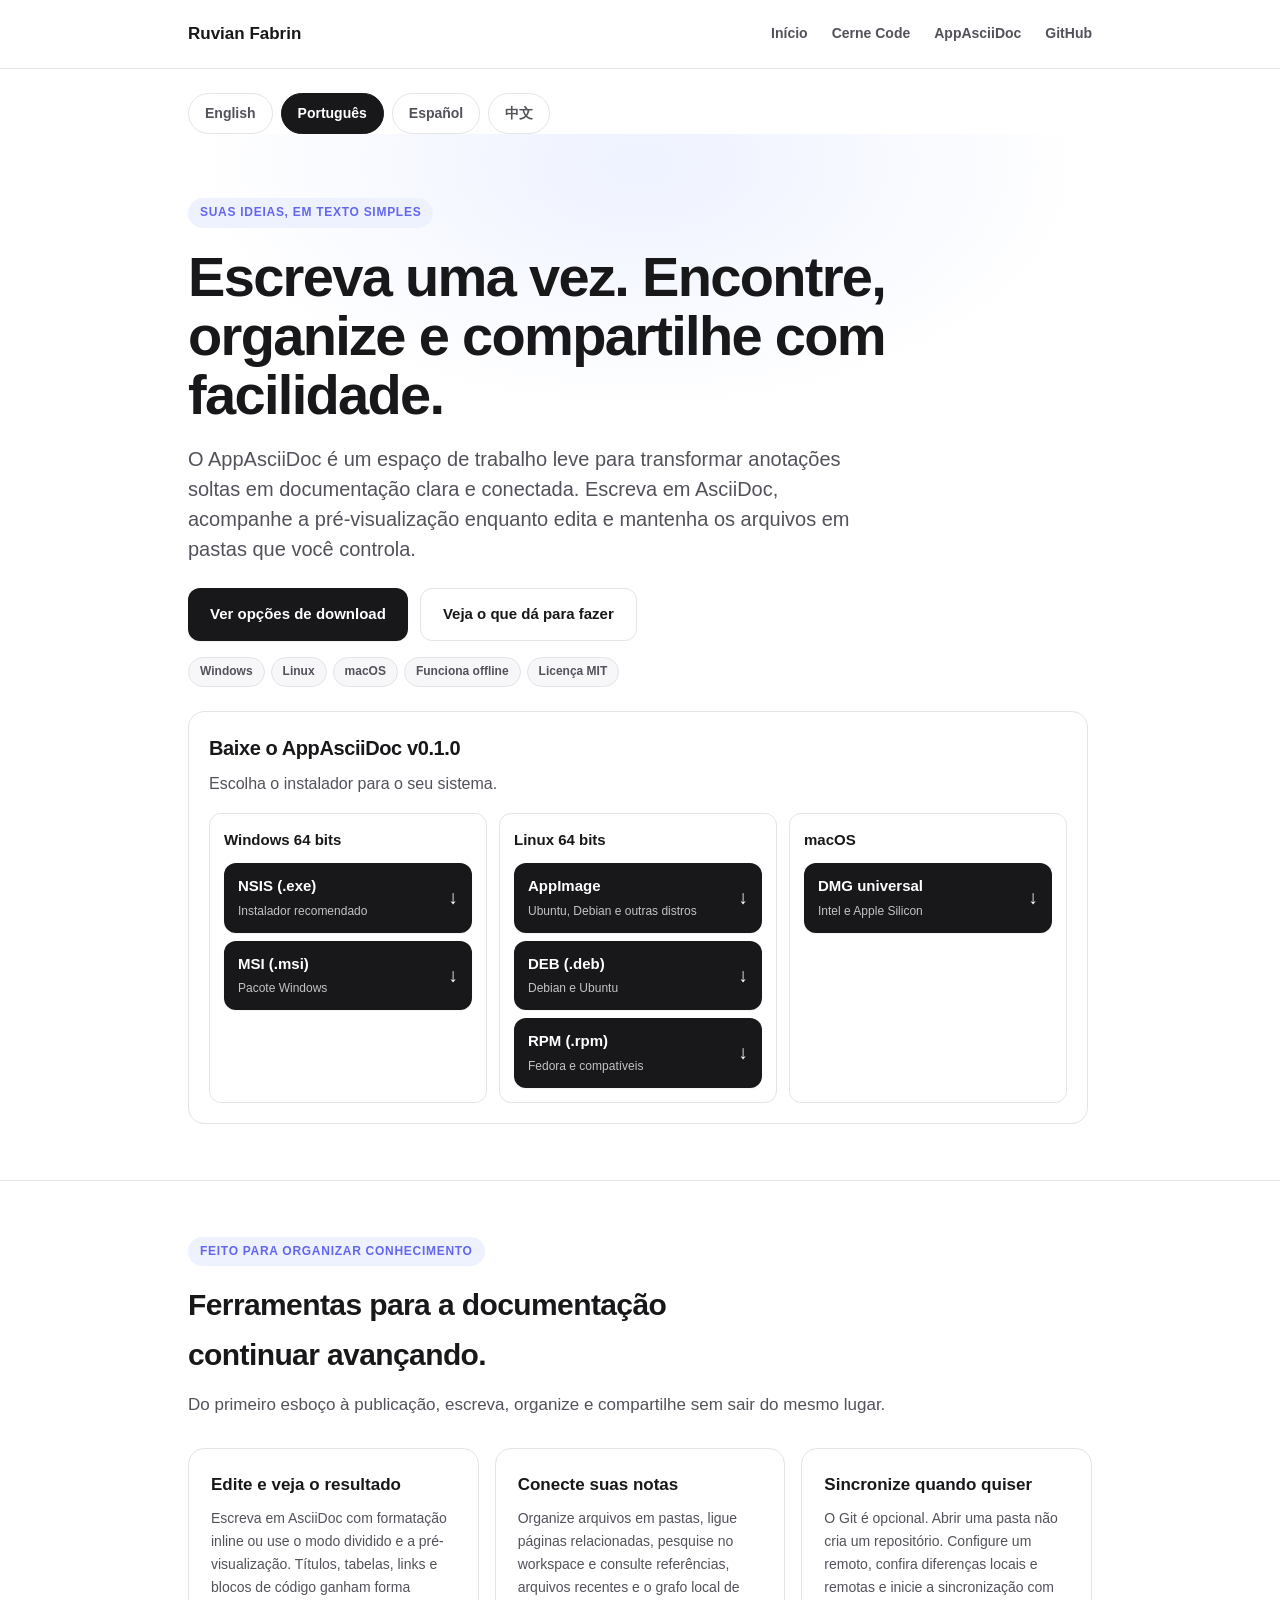
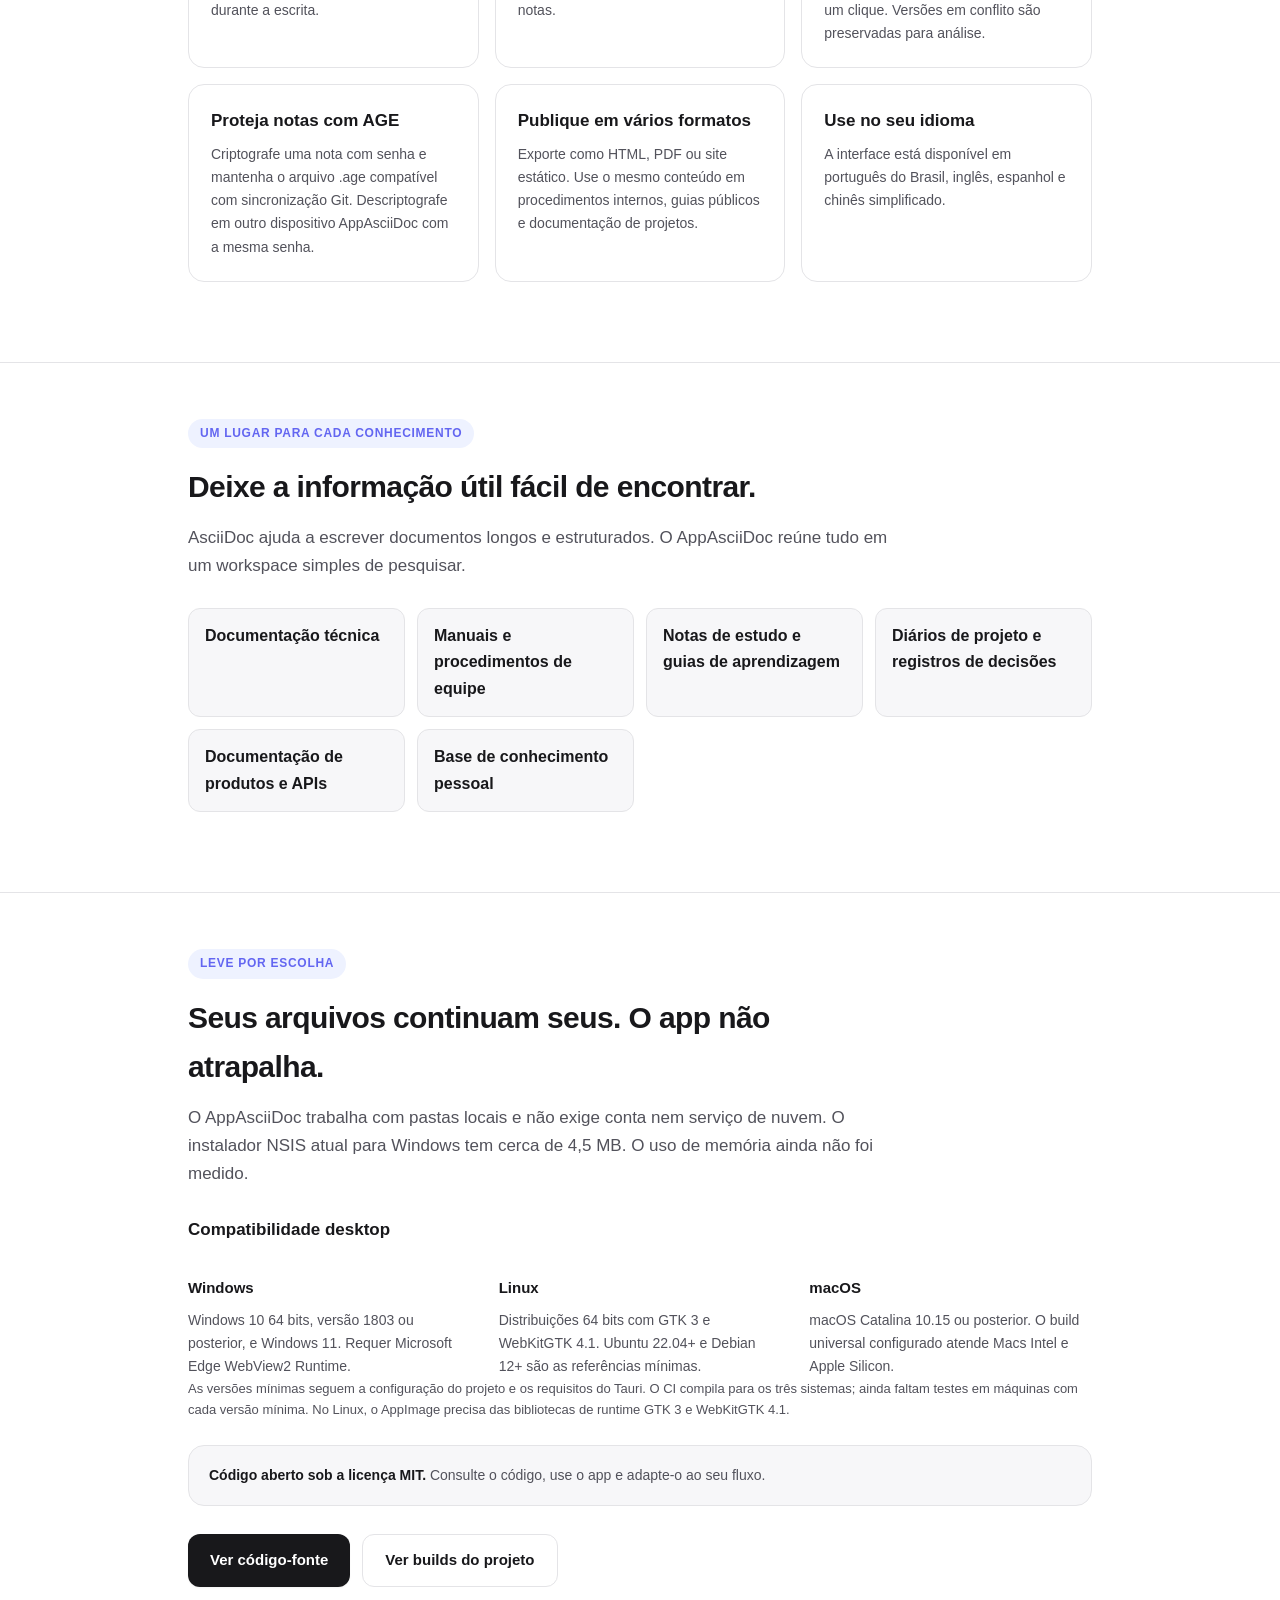
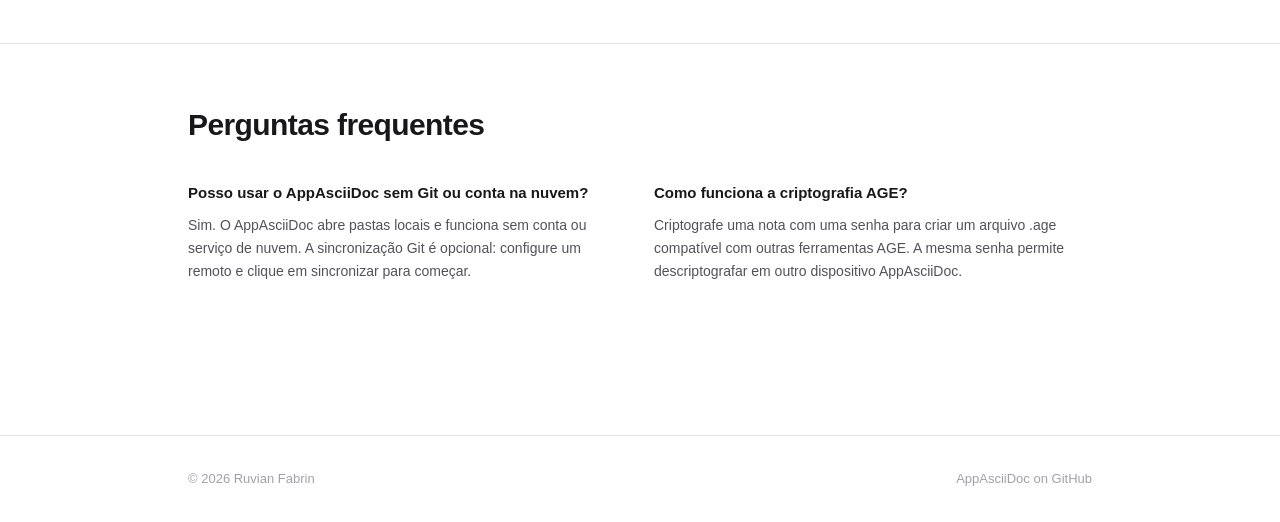
<file: appasciidoc.pt-BR.html>
<!DOCTYPE html>
<html lang="pt-BR">
<head>
  <meta charset="UTF-8" />
  <meta name="viewport" content="width=device-width, initial-scale=1.0" />
  <title>AppAsciiDoc — Editor AsciiDoc leve para documentação</title>
  <meta name="description" content="Escreva e organize documentação técnica, manuais, estudos e conhecimento de projetos com o AppAsciiDoc: um aplicativo desktop leve, offline e compatível com Windows, Linux e macOS." />
  <meta name="author" content="Ruvian Fabrin" />
  <meta name="robots" content="index, follow" />
  <link rel="canonical" href="https://ruvianfabrin.github.io/appasciidoc.pt-BR.html" />
  <link rel="alternate" hreflang="en" href="https://ruvianfabrin.github.io/appasciidoc.html" />
  <link rel="alternate" hreflang="pt-BR" href="https://ruvianfabrin.github.io/appasciidoc.pt-BR.html" />
  <link rel="alternate" hreflang="es" href="https://ruvianfabrin.github.io/appasciidoc.es.html" />
  <link rel="alternate" hreflang="zh-Hans" href="https://ruvianfabrin.github.io/appasciidoc.zh.html" />
  <link rel="alternate" hreflang="x-default" href="https://ruvianfabrin.github.io/appasciidoc.html" />
  <meta property="og:title" content="AppAsciiDoc — Editor AsciiDoc leve para documentação" />
  <meta property="og:description" content="Escreva e organize documentação técnica, manuais, estudos e conhecimento de projetos com o AppAsciiDoc: um aplicativo desktop leve, offline e compatível com Windows, Linux e macOS." />
  <meta property="og:url" content="https://ruvianfabrin.github.io/appasciidoc.pt-BR.html" />
  <meta property="og:type" content="website" />
  <meta property="og:locale" content="pt_BR" />
  <meta name="twitter:card" content="summary" />
  <meta name="twitter:title" content="AppAsciiDoc — Editor AsciiDoc leve para documentação" />
  <meta name="twitter:description" content="Escreva e organize documentação técnica, manuais, estudos e conhecimento de projetos com o AppAsciiDoc: um aplicativo desktop leve, offline e compatível com Windows, Linux e macOS." />
  <script type="application/ld+json">
  {
    "@context": "https://schema.org",
    "@type": "SoftwareApplication",
    "@id": "https://github.com/RuvianFabrin/appasciidoc#app",
    "name": "AppAsciiDoc",
    "applicationCategory": "DeveloperApplication",
    "operatingSystem": "Windows 10 version 1803 or later, Linux, macOS 10.15 or later",
    "description": "Espaço desktop leve e offline para escrever e organizar documentação AsciiDoc, com sincronização Git opcional e criptografia AGE por senha.",
    "inLanguage": ["en", "pt-BR", "es", "zh-Hans"],
    "author": {"@type": "Person", "name": "Ruvian Fabrin", "url": "https://ruvianfabrin.github.io/"},
    "offers": {"@type": "Offer", "price": "0", "priceCurrency": "USD"},
    "license": "https://opensource.org/licenses/MIT",
    "url": "https://ruvianfabrin.github.io/appasciidoc.pt-BR.html",
    "codeRepository": "https://github.com/RuvianFabrin/appasciidoc"
  }
  </script>
  <link rel="stylesheet" href="assets/style.css" />
  <style>
    .lang-bar { display:flex; gap:8px; margin:24px auto 0; flex-wrap:wrap; }
    .lang-btn { background:transparent; border:1px solid var(--border); border-radius:999px; padding:8px 16px; font-size:14px; font-weight:600; color:var(--text-muted); text-decoration:none; }
    .lang-btn:hover,.lang-btn.active { background:var(--text); color:#fff; border-color:var(--text); }
    .product-hero { padding-top:64px; } .product-hero .lede { max-width:700px; } .product-hero .btn-row { margin-top:24px; }
    .section-intro { max-width:700px; margin-bottom:28px; } .section-intro p { font-size:17px; }
    .feature-card { border:1px solid var(--border); border-radius:var(--radius); padding:22px; background:var(--bg); } .feature-card h3 { margin:0 0 8px; } .feature-card p { font-size:14px; margin:0; }
    .use-list { display:grid; grid-template-columns:repeat(auto-fit,minmax(210px,1fr)); gap:12px; padding:0; list-style:none; margin:24px 0; } .use-list li { padding:14px 16px; border:1px solid var(--border); border-radius:12px; background:var(--bg-soft); font-weight:600; } .platform-note { font-size:13px; }
    @media(max-width:640px) { .lang-bar { padding:0 20px; } .lang-btn { flex:1; padding:9px 10px; text-align:center; } .product-hero { padding-top:48px; } }
  </style>
</head>
<body>
  <header class="site-header"><div class="wrap"><a class="brand" href="index.html">Ruvian Fabrin</a><nav class="site-nav" aria-label="Navegação principal"><a href="index.html">Início</a><a href="cerne-code.html">Cerne Code</a><a href="appasciidoc.html" aria-current="page">AppAsciiDoc</a><a href="https://github.com/RuvianFabrin" target="_blank" rel="noopener">GitHub</a></nav></div></header>
  <div class="wrap"><nav class="lang-bar" aria-label="Escolher idioma">
    <a class="lang-btn" href="appasciidoc.html" lang="en">English</a>
    <a class="lang-btn active" href="appasciidoc.pt-BR.html" lang="pt-BR" aria-current="page">Português</a>
    <a class="lang-btn" href="appasciidoc.es.html" lang="es">Español</a>
    <a class="lang-btn" href="appasciidoc.zh.html" lang="zh-Hans">中文</a>
  </nav></div>
  <main>
    <div class="lang-section active" id="lang-pt-BR" lang="pt-BR">
      <section class="hero product-hero"><div class="wrap">
        <span class="eyebrow">Suas ideias, em texto simples</span><h1>Escreva uma vez. Encontre, organize e compartilhe com facilidade.</h1>
        <p class="lede">O AppAsciiDoc é um espaço de trabalho leve para transformar anotações soltas em documentação clara e conectada. Escreva em AsciiDoc, acompanhe a pré-visualização enquanto edita e mantenha os arquivos em pastas que você controla.</p>
        <div class="btn-row download-hero-actions"><a class="btn btn-primary" href="#download-title-pt">Ver opções de download</a><a class="btn btn-secondary" href="#features-pt">Veja o que dá para fazer</a></div>
        <div class="tag-row"><span class="tag">Windows</span><span class="tag">Linux</span><span class="tag">macOS</span><span class="tag">Funciona offline</span><span class="tag">Licença MIT</span></div>
        <section class="download-panel" aria-labelledby="download-title-pt">
        <h2 id="download-title-pt">Baixe o AppAsciiDoc v0.1.0</h2>
        <p class="download-note">Escolha o instalador para o seu sistema.</p>
        <div class="download-grid">
        <div class="download-group"><h3>Windows 64 bits</h3>
        <a class="btn btn-primary download-link" href="https://github.com/RuvianFabrin/appasciidoc/releases/download/v0.1.0/AppAsciiDoc_0.1.0_x64-setup.exe" aria-label="NSIS (.exe): Instalador recomendado"><span><strong>NSIS (.exe)</strong><small>Instalador recomendado</small></span><span aria-hidden="true">↓</span></a>
        <a class="btn btn-primary download-link" href="https://github.com/RuvianFabrin/appasciidoc/releases/download/v0.1.0/AppAsciiDoc_0.1.0_x64_en-US.msi" aria-label="MSI (.msi): Pacote Windows"><span><strong>MSI (.msi)</strong><small>Pacote Windows</small></span><span aria-hidden="true">↓</span></a>
        </div>
        <div class="download-group"><h3>Linux 64 bits</h3>
        <a class="btn btn-primary download-link" href="https://github.com/RuvianFabrin/appasciidoc/releases/download/v0.1.0/AppAsciiDoc_0.1.0_amd64.AppImage" aria-label="AppImage: Ubuntu, Debian e outras distros"><span><strong>AppImage</strong><small>Ubuntu, Debian e outras distros</small></span><span aria-hidden="true">↓</span></a>
        <a class="btn btn-primary download-link" href="https://github.com/RuvianFabrin/appasciidoc/releases/download/v0.1.0/AppAsciiDoc_0.1.0_amd64.deb" aria-label="DEB (.deb): Debian e Ubuntu"><span><strong>DEB (.deb)</strong><small>Debian e Ubuntu</small></span><span aria-hidden="true">↓</span></a>
        <a class="btn btn-primary download-link" href="https://github.com/RuvianFabrin/appasciidoc/releases/download/v0.1.0/AppAsciiDoc-0.1.0-1.x86_64.rpm" aria-label="RPM (.rpm): Fedora e compatíveis"><span><strong>RPM (.rpm)</strong><small>Fedora e compatíveis</small></span><span aria-hidden="true">↓</span></a>
        </div>
        <div class="download-group"><h3>macOS</h3>
        <a class="btn btn-primary download-link" href="https://github.com/RuvianFabrin/appasciidoc/releases/download/v0.1.0/AppAsciiDoc_0.1.0_universal.dmg" aria-label="DMG universal: Intel e Apple Silicon"><span><strong>DMG universal</strong><small>Intel e Apple Silicon</small></span><span aria-hidden="true">↓</span></a>
        </div>
        </div></section>
      </div></section>
      <section class="feature-section" id="features-pt"><div class="wrap">
        <div class="section-intro"><span class="eyebrow">Feito para organizar conhecimento</span><h2>Ferramentas para a documentação continuar avançando.</h2><p>Do primeiro esboço à publicação, escreva, organize e compartilhe sem sair do mesmo lugar.</p></div>
        <div class="card-grid">
          <article class="feature-card"><h3>Edite e veja o resultado</h3><p>Escreva em AsciiDoc com formatação inline ou use o modo dividido e a pré-visualização. Títulos, tabelas, links e blocos de código ganham forma durante a escrita.</p></article>
          <article class="feature-card"><h3>Conecte suas notas</h3><p>Organize arquivos em pastas, ligue páginas relacionadas, pesquise no workspace e consulte referências, arquivos recentes e o grafo local de notas.</p></article>
          <article class="feature-card"><h3>Sincronize quando quiser</h3><p>O Git é opcional. Abrir uma pasta não cria um repositório. Configure um remoto, confira diferenças locais e remotas e inicie a sincronização com um clique. Versões em conflito são preservadas para análise.</p></article>
          <article class="feature-card"><h3>Proteja notas com AGE</h3><p>Criptografe uma nota com senha e mantenha o arquivo .age compatível com sincronização Git. Descriptografe em outro dispositivo AppAsciiDoc com a mesma senha.</p></article>
          <article class="feature-card"><h3>Publique em vários formatos</h3><p>Exporte como HTML, PDF ou site estático. Use o mesmo conteúdo em procedimentos internos, guias públicos e documentação de projetos.</p></article>
          <article class="feature-card"><h3>Use no seu idioma</h3><p>A interface está disponível em português do Brasil, inglês, espanhol e chinês simplificado.</p></article>
        </div>
      </div></section>
      <section class="feature-section"><div class="wrap"><div class="section-intro"><span class="eyebrow">Um lugar para cada conhecimento</span><h2>Deixe a informação útil fácil de encontrar.</h2><p>AsciiDoc ajuda a escrever documentos longos e estruturados. O AppAsciiDoc reúne tudo em um workspace simples de pesquisar.</p></div><ul class="use-list"><li>Documentação técnica</li><li>Manuais e procedimentos de equipe</li><li>Notas de estudo e guias de aprendizagem</li><li>Diários de projeto e registros de decisões</li><li>Documentação de produtos e APIs</li><li>Base de conhecimento pessoal</li></ul></div></section>
      <section class="feature-section"><div class="wrap"><div class="section-intro"><span class="eyebrow">Leve por escolha</span><h2>Seus arquivos continuam seus. O app não atrapalha.</h2><p>O AppAsciiDoc trabalha com pastas locais e não exige conta nem serviço de nuvem. O instalador NSIS atual para Windows tem cerca de 4,5 MB. O uso de memória ainda não foi medido.</p></div><h3>Compatibilidade desktop</h3><div class="mini-grid"><div><h3>Windows</h3><p>Windows 10 64 bits, versão 1803 ou posterior, e Windows 11. Requer Microsoft Edge WebView2 Runtime.</p></div><div><h3>Linux</h3><p>Distribuições 64 bits com GTK 3 e WebKitGTK 4.1. Ubuntu 22.04+ e Debian 12+ são as referências mínimas.</p></div><div><h3>macOS</h3><p>macOS Catalina 10.15 ou posterior. O build universal configurado atende Macs Intel e Apple Silicon.</p></div></div><p class="platform-note">As versões mínimas seguem a configuração do projeto e os requisitos do Tauri. O CI compila para os três sistemas; ainda faltam testes em máquinas com cada versão mínima. No Linux, o AppImage precisa das bibliotecas de runtime GTK 3 e WebKitGTK 4.1.</p><div class="callout"><strong>Código aberto sob a licença MIT.</strong> Consulte o código, use o app e adapte-o ao seu fluxo.</div><div class="btn-row"><a class="btn btn-primary" href="https://github.com/RuvianFabrin/appasciidoc" target="_blank" rel="noopener">Ver código-fonte</a><a class="btn btn-secondary" href="https://github.com/RuvianFabrin/appasciidoc/actions" target="_blank" rel="noopener">Ver builds do projeto</a></div></div></section>
    </div>
    <section class="feature-section" aria-labelledby="faq-title"><div class="wrap"><div class="section-intro"><h2 id="faq-title">Perguntas frequentes</h2></div><div class="mini-grid"><div><h3>Posso usar o AppAsciiDoc sem Git ou conta na nuvem?</h3><p>Sim. O AppAsciiDoc abre pastas locais e funciona sem conta ou serviço de nuvem. A sincronização Git é opcional: configure um remoto e clique em sincronizar para começar.</p></div><div><h3>Como funciona a criptografia AGE?</h3><p>Criptografe uma nota com uma senha para criar um arquivo .age compatível com outras ferramentas AGE. A mesma senha permite descriptografar em outro dispositivo AppAsciiDoc.</p></div></div></div></section>
  </main>
  <footer class="site-footer"><div class="wrap"><span>© 2026 Ruvian Fabrin</span><span><a href="https://github.com/RuvianFabrin/appasciidoc" target="_blank" rel="noopener">AppAsciiDoc on GitHub</a></span></div></footer>
</body>
</html>
</file>
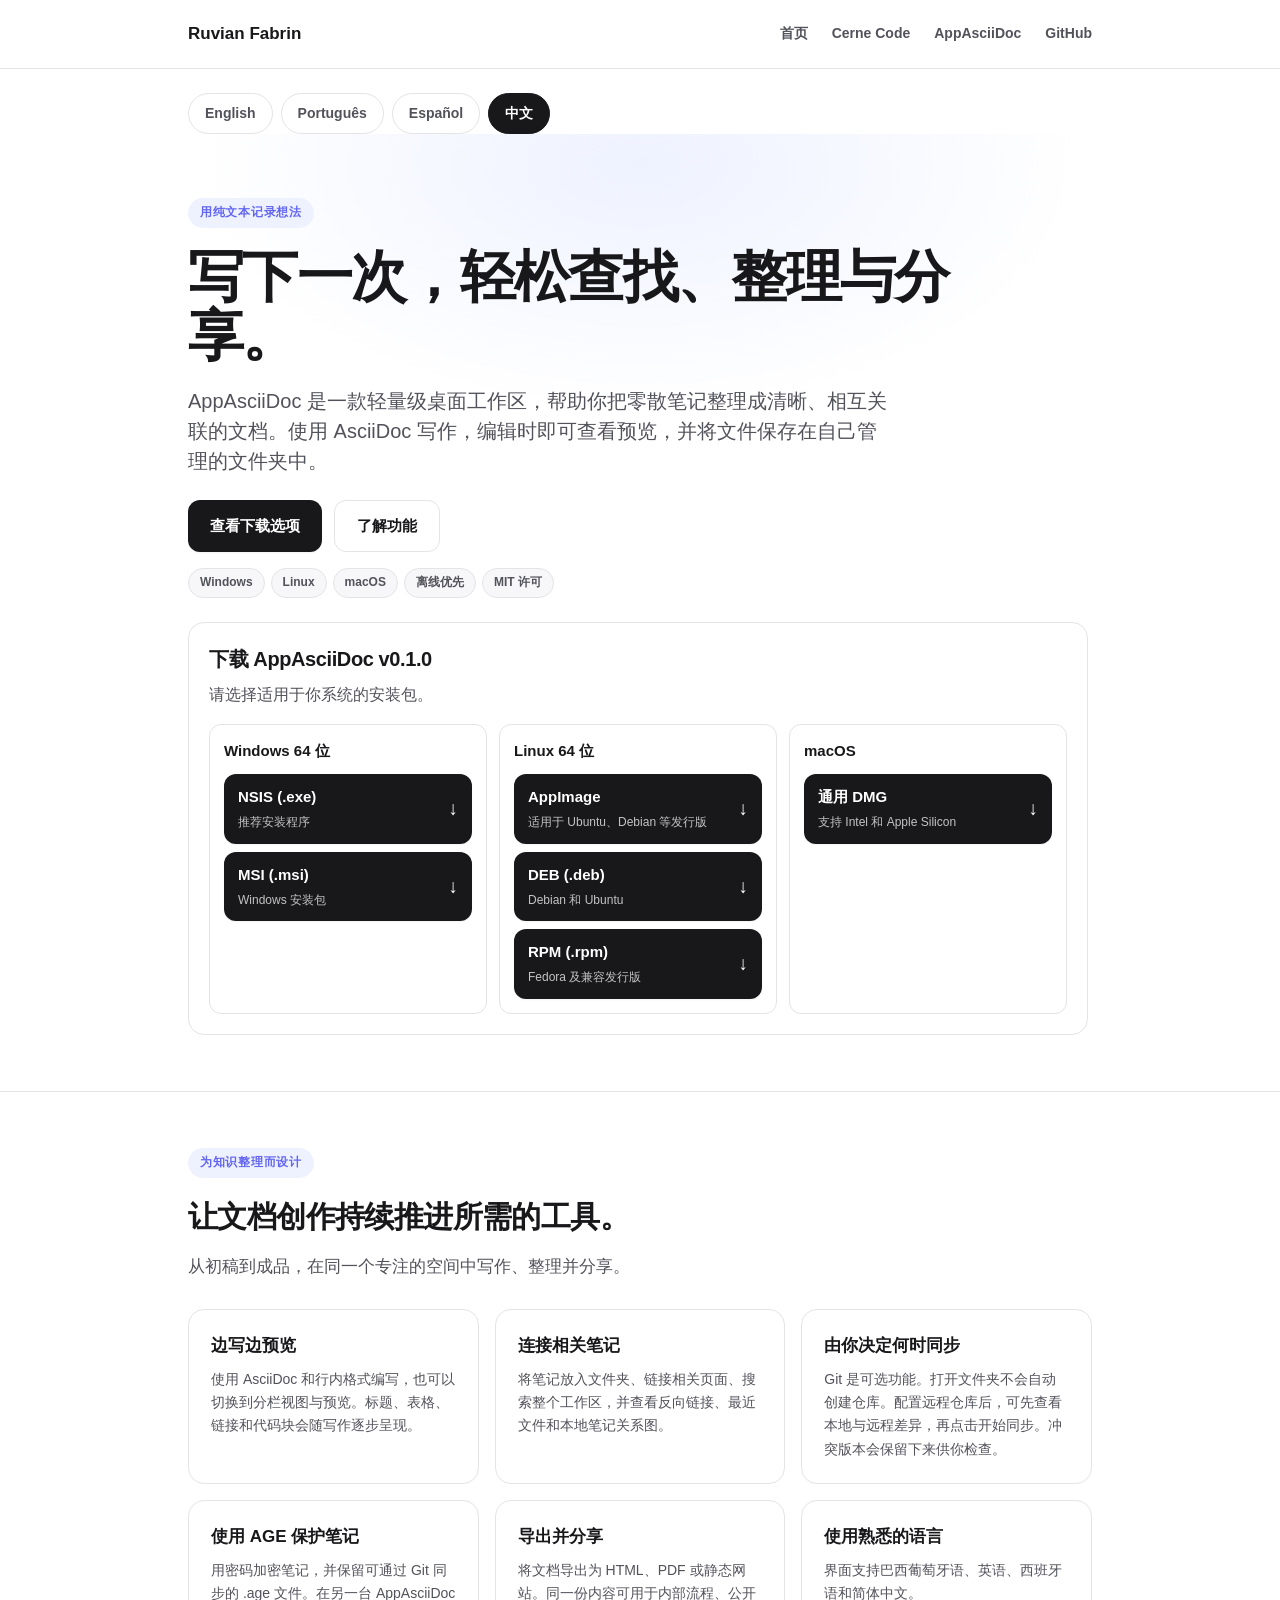
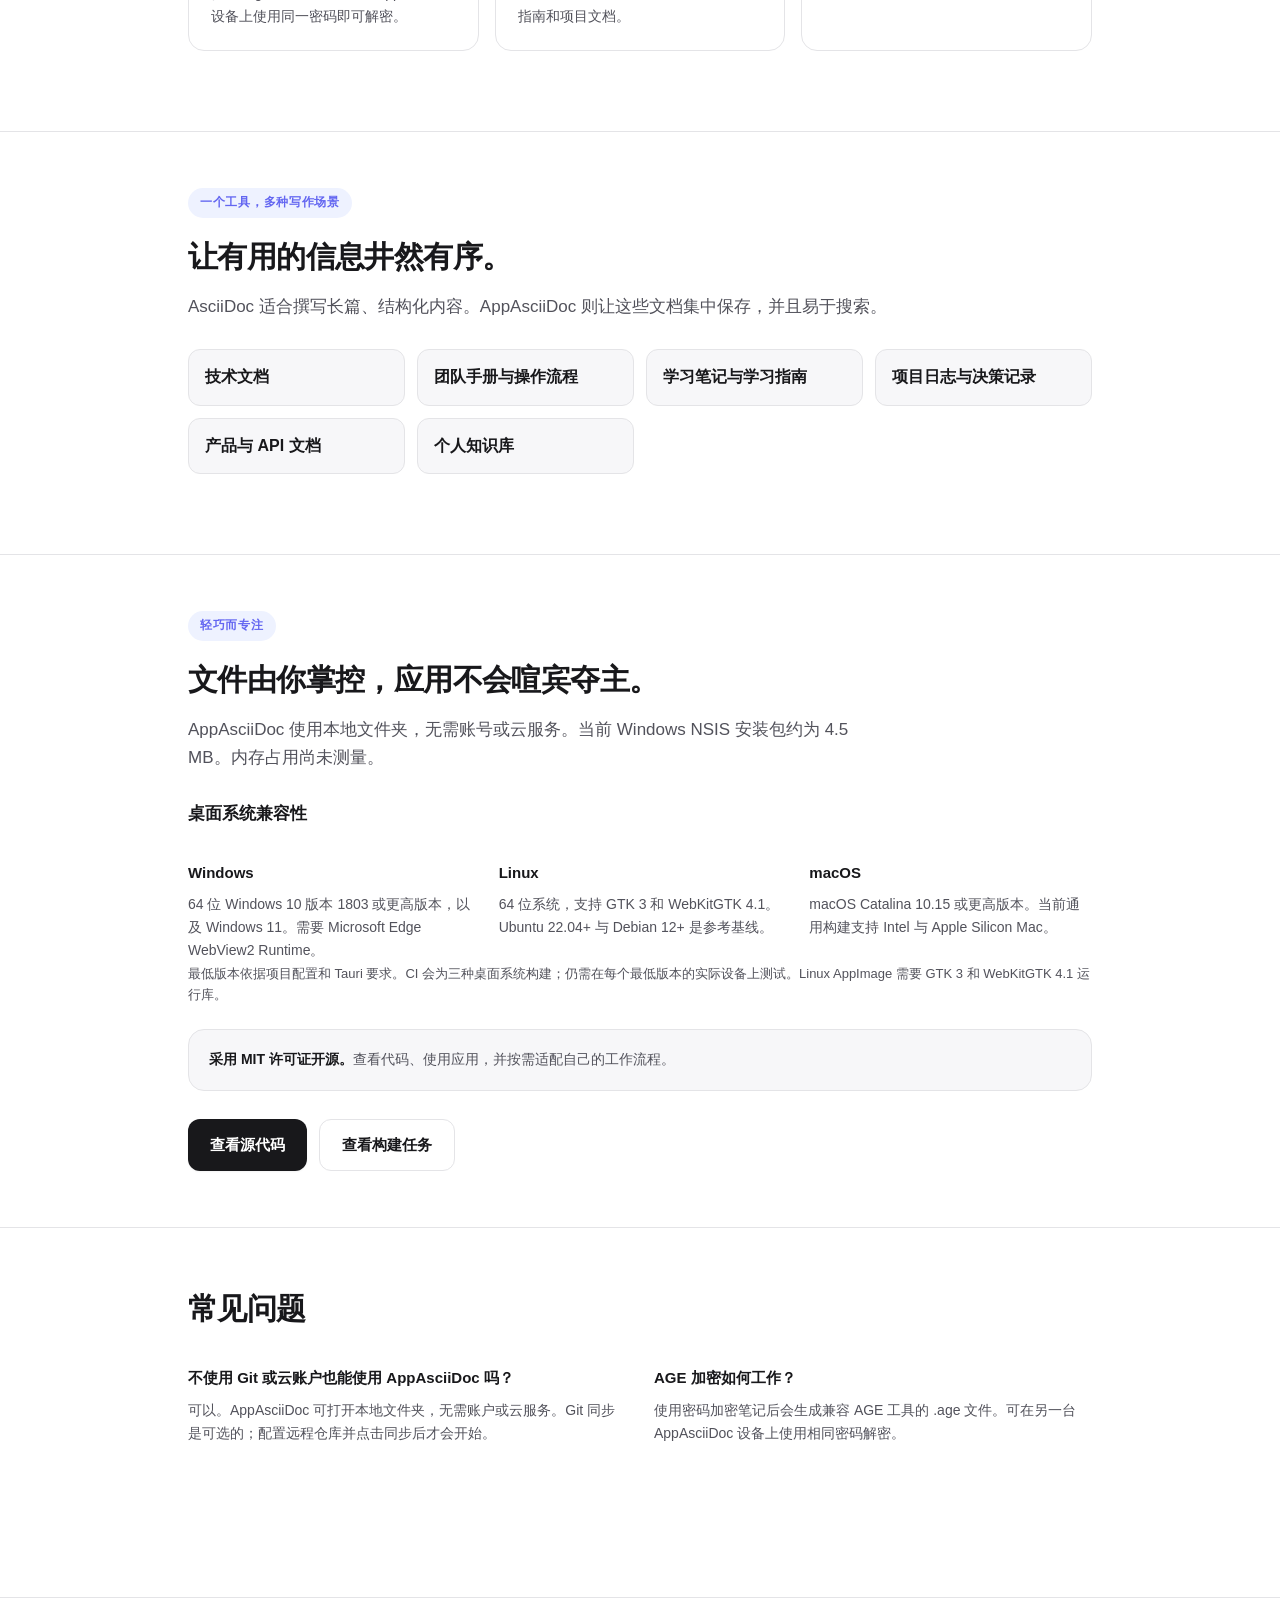
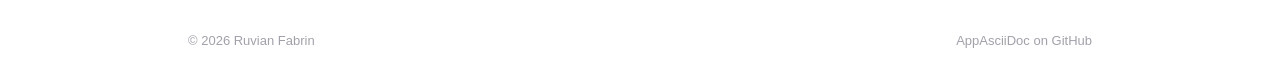
<file: appasciidoc.zh.html>
<!DOCTYPE html>
<html lang="zh-Hans">
<head>
  <meta charset="UTF-8" />
  <meta name="viewport" content="width=device-width, initial-scale=1.0" />
  <title>AppAsciiDoc — 轻量级 AsciiDoc 文档编辑器</title>
  <meta name="description" content="使用 AppAsciiDoc 编写和整理技术文档、手册、学习笔记与项目知识。这是一款轻量、离线优先的桌面应用，支持 Windows、Linux 和 macOS。" />
  <meta name="author" content="Ruvian Fabrin" />
  <meta name="robots" content="index, follow" />
  <link rel="canonical" href="https://ruvianfabrin.github.io/appasciidoc.zh.html" />
  <link rel="alternate" hreflang="en" href="https://ruvianfabrin.github.io/appasciidoc.html" />
  <link rel="alternate" hreflang="pt-BR" href="https://ruvianfabrin.github.io/appasciidoc.pt-BR.html" />
  <link rel="alternate" hreflang="es" href="https://ruvianfabrin.github.io/appasciidoc.es.html" />
  <link rel="alternate" hreflang="zh-Hans" href="https://ruvianfabrin.github.io/appasciidoc.zh.html" />
  <link rel="alternate" hreflang="x-default" href="https://ruvianfabrin.github.io/appasciidoc.html" />
  <meta property="og:title" content="AppAsciiDoc — 轻量级 AsciiDoc 文档编辑器" />
  <meta property="og:description" content="使用 AppAsciiDoc 编写和整理技术文档、手册、学习笔记与项目知识。这是一款轻量、离线优先的桌面应用，支持 Windows、Linux 和 macOS。" />
  <meta property="og:url" content="https://ruvianfabrin.github.io/appasciidoc.zh.html" />
  <meta property="og:type" content="website" />
  <meta property="og:locale" content="zh_CN" />
  <meta name="twitter:card" content="summary" />
  <meta name="twitter:title" content="AppAsciiDoc — 轻量级 AsciiDoc 文档编辑器" />
  <meta name="twitter:description" content="使用 AppAsciiDoc 编写和整理技术文档、手册、学习笔记与项目知识。这是一款轻量、离线优先的桌面应用，支持 Windows、Linux 和 macOS。" />
  <script type="application/ld+json">
  {
    "@context": "https://schema.org",
    "@type": "SoftwareApplication",
    "@id": "https://github.com/RuvianFabrin/appasciidoc#app",
    "name": "AppAsciiDoc",
    "applicationCategory": "DeveloperApplication",
    "operatingSystem": "Windows 10 version 1803 or later, Linux, macOS 10.15 or later",
    "description": "用于编写和整理 AsciiDoc 文档的轻量离线桌面工作区，支持可选 Git 同步和密码 AGE 加密。",
    "inLanguage": ["en", "pt-BR", "es", "zh-Hans"],
    "author": {"@type": "Person", "name": "Ruvian Fabrin", "url": "https://ruvianfabrin.github.io/"},
    "offers": {"@type": "Offer", "price": "0", "priceCurrency": "USD"},
    "license": "https://opensource.org/licenses/MIT",
    "url": "https://ruvianfabrin.github.io/appasciidoc.zh.html",
    "codeRepository": "https://github.com/RuvianFabrin/appasciidoc"
  }
  </script>
  <link rel="stylesheet" href="assets/style.css" />
  <style>
    .lang-bar { display:flex; gap:8px; margin:24px auto 0; flex-wrap:wrap; }
    .lang-btn { background:transparent; border:1px solid var(--border); border-radius:999px; padding:8px 16px; font-size:14px; font-weight:600; color:var(--text-muted); text-decoration:none; }
    .lang-btn:hover,.lang-btn.active { background:var(--text); color:#fff; border-color:var(--text); }
    .product-hero { padding-top:64px; } .product-hero .lede { max-width:700px; } .product-hero .btn-row { margin-top:24px; }
    .section-intro { max-width:700px; margin-bottom:28px; } .section-intro p { font-size:17px; }
    .feature-card { border:1px solid var(--border); border-radius:var(--radius); padding:22px; background:var(--bg); } .feature-card h3 { margin:0 0 8px; } .feature-card p { font-size:14px; margin:0; }
    .use-list { display:grid; grid-template-columns:repeat(auto-fit,minmax(210px,1fr)); gap:12px; padding:0; list-style:none; margin:24px 0; } .use-list li { padding:14px 16px; border:1px solid var(--border); border-radius:12px; background:var(--bg-soft); font-weight:600; } .platform-note { font-size:13px; }
    @media(max-width:640px) { .lang-bar { padding:0 20px; } .lang-btn { flex:1; padding:9px 10px; text-align:center; } .product-hero { padding-top:48px; } }
  </style>
</head>
<body>
  <header class="site-header"><div class="wrap"><a class="brand" href="index.html">Ruvian Fabrin</a><nav class="site-nav" aria-label="主导航"><a href="index.html">首页</a><a href="cerne-code.html">Cerne Code</a><a href="appasciidoc.html" aria-current="page">AppAsciiDoc</a><a href="https://github.com/RuvianFabrin" target="_blank" rel="noopener">GitHub</a></nav></div></header>
  <div class="wrap"><nav class="lang-bar" aria-label="选择语言">
    <a class="lang-btn" href="appasciidoc.html" lang="en">English</a>
    <a class="lang-btn" href="appasciidoc.pt-BR.html" lang="pt-BR">Português</a>
    <a class="lang-btn" href="appasciidoc.es.html" lang="es">Español</a>
    <a class="lang-btn active" href="appasciidoc.zh.html" lang="zh-Hans" aria-current="page">中文</a>
  </nav></div>
  <main>
    <div class="lang-section active" id="lang-zh" lang="zh-Hans">
      <section class="hero product-hero"><div class="wrap">
        <span class="eyebrow">用纯文本记录想法</span><h1>写下一次，轻松查找、整理与分享。</h1>
        <p class="lede">AppAsciiDoc 是一款轻量级桌面工作区，帮助你把零散笔记整理成清晰、相互关联的文档。使用 AsciiDoc 写作，编辑时即可查看预览，并将文件保存在自己管理的文件夹中。</p>
        <div class="btn-row download-hero-actions"><a class="btn btn-primary" href="#download-title-zh">查看下载选项</a><a class="btn btn-secondary" href="#features-zh">了解功能</a></div>
        <div class="tag-row"><span class="tag">Windows</span><span class="tag">Linux</span><span class="tag">macOS</span><span class="tag">离线优先</span><span class="tag">MIT 许可</span></div>
        <section class="download-panel" aria-labelledby="download-title-zh">
        <h2 id="download-title-zh">下载 AppAsciiDoc v0.1.0</h2>
        <p class="download-note">请选择适用于你系统的安装包。</p>
        <div class="download-grid">
        <div class="download-group"><h3>Windows 64 位</h3>
        <a class="btn btn-primary download-link" href="https://github.com/RuvianFabrin/appasciidoc/releases/download/v0.1.0/AppAsciiDoc_0.1.0_x64-setup.exe" aria-label="NSIS (.exe): 推荐安装程序"><span><strong>NSIS (.exe)</strong><small>推荐安装程序</small></span><span aria-hidden="true">↓</span></a>
        <a class="btn btn-primary download-link" href="https://github.com/RuvianFabrin/appasciidoc/releases/download/v0.1.0/AppAsciiDoc_0.1.0_x64_en-US.msi" aria-label="MSI (.msi): Windows 安装包"><span><strong>MSI (.msi)</strong><small>Windows 安装包</small></span><span aria-hidden="true">↓</span></a>
        </div>
        <div class="download-group"><h3>Linux 64 位</h3>
        <a class="btn btn-primary download-link" href="https://github.com/RuvianFabrin/appasciidoc/releases/download/v0.1.0/AppAsciiDoc_0.1.0_amd64.AppImage" aria-label="AppImage: 适用于 Ubuntu、Debian 等发行版"><span><strong>AppImage</strong><small>适用于 Ubuntu、Debian 等发行版</small></span><span aria-hidden="true">↓</span></a>
        <a class="btn btn-primary download-link" href="https://github.com/RuvianFabrin/appasciidoc/releases/download/v0.1.0/AppAsciiDoc_0.1.0_amd64.deb" aria-label="DEB (.deb): Debian 和 Ubuntu"><span><strong>DEB (.deb)</strong><small>Debian 和 Ubuntu</small></span><span aria-hidden="true">↓</span></a>
        <a class="btn btn-primary download-link" href="https://github.com/RuvianFabrin/appasciidoc/releases/download/v0.1.0/AppAsciiDoc-0.1.0-1.x86_64.rpm" aria-label="RPM (.rpm): Fedora 及兼容发行版"><span><strong>RPM (.rpm)</strong><small>Fedora 及兼容发行版</small></span><span aria-hidden="true">↓</span></a>
        </div>
        <div class="download-group"><h3>macOS</h3>
        <a class="btn btn-primary download-link" href="https://github.com/RuvianFabrin/appasciidoc/releases/download/v0.1.0/AppAsciiDoc_0.1.0_universal.dmg" aria-label="通用 DMG: 支持 Intel 和 Apple Silicon"><span><strong>通用 DMG</strong><small>支持 Intel 和 Apple Silicon</small></span><span aria-hidden="true">↓</span></a>
        </div>
        </div></section>
      </div></section>
      <section class="feature-section" id="features-zh"><div class="wrap">
        <div class="section-intro"><span class="eyebrow">为知识整理而设计</span><h2>让文档创作持续推进所需的工具。</h2><p>从初稿到成品，在同一个专注的空间中写作、整理并分享。</p></div>
        <div class="card-grid">
          <article class="feature-card"><h3>边写边预览</h3><p>使用 AsciiDoc 和行内格式编写，也可以切换到分栏视图与预览。标题、表格、链接和代码块会随写作逐步呈现。</p></article>
          <article class="feature-card"><h3>连接相关笔记</h3><p>将笔记放入文件夹、链接相关页面、搜索整个工作区，并查看反向链接、最近文件和本地笔记关系图。</p></article>
          <article class="feature-card"><h3>由你决定何时同步</h3><p>Git 是可选功能。打开文件夹不会自动创建仓库。配置远程仓库后，可先查看本地与远程差异，再点击开始同步。冲突版本会保留下来供你检查。</p></article>
          <article class="feature-card"><h3>使用 AGE 保护笔记</h3><p>用密码加密笔记，并保留可通过 Git 同步的 .age 文件。在另一台 AppAsciiDoc 设备上使用同一密码即可解密。</p></article>
          <article class="feature-card"><h3>导出并分享</h3><p>将文档导出为 HTML、PDF 或静态网站。同一份内容可用于内部流程、公开指南和项目文档。</p></article>
          <article class="feature-card"><h3>使用熟悉的语言</h3><p>界面支持巴西葡萄牙语、英语、西班牙语和简体中文。</p></article>
        </div>
      </div></section>
      <section class="feature-section"><div class="wrap"><div class="section-intro"><span class="eyebrow">一个工具，多种写作场景</span><h2>让有用的信息井然有序。</h2><p>AsciiDoc 适合撰写长篇、结构化内容。AppAsciiDoc 则让这些文档集中保存，并且易于搜索。</p></div><ul class="use-list"><li>技术文档</li><li>团队手册与操作流程</li><li>学习笔记与学习指南</li><li>项目日志与决策记录</li><li>产品与 API 文档</li><li>个人知识库</li></ul></div></section>
      <section class="feature-section"><div class="wrap"><div class="section-intro"><span class="eyebrow">轻巧而专注</span><h2>文件由你掌控，应用不会喧宾夺主。</h2><p>AppAsciiDoc 使用本地文件夹，无需账号或云服务。当前 Windows NSIS 安装包约为 4.5 MB。内存占用尚未测量。</p></div><h3>桌面系统兼容性</h3><div class="mini-grid"><div><h3>Windows</h3><p>64 位 Windows 10 版本 1803 或更高版本，以及 Windows 11。需要 Microsoft Edge WebView2 Runtime。</p></div><div><h3>Linux</h3><p>64 位系统，支持 GTK 3 和 WebKitGTK 4.1。Ubuntu 22.04+ 与 Debian 12+ 是参考基线。</p></div><div><h3>macOS</h3><p>macOS Catalina 10.15 或更高版本。当前通用构建支持 Intel 与 Apple Silicon Mac。</p></div></div><p class="platform-note">最低版本依据项目配置和 Tauri 要求。CI 会为三种桌面系统构建；仍需在每个最低版本的实际设备上测试。Linux AppImage 需要 GTK 3 和 WebKitGTK 4.1 运行库。</p><div class="callout"><strong>采用 MIT 许可证开源。</strong>查看代码、使用应用，并按需适配自己的工作流程。</div><div class="btn-row"><a class="btn btn-primary" href="https://github.com/RuvianFabrin/appasciidoc" target="_blank" rel="noopener">查看源代码</a><a class="btn btn-secondary" href="https://github.com/RuvianFabrin/appasciidoc/actions" target="_blank" rel="noopener">查看构建任务</a></div></div></section>
    </div>
    <section class="feature-section" aria-labelledby="faq-title"><div class="wrap"><div class="section-intro"><h2 id="faq-title">常见问题</h2></div><div class="mini-grid"><div><h3>不使用 Git 或云账户也能使用 AppAsciiDoc 吗？</h3><p>可以。AppAsciiDoc 可打开本地文件夹，无需账户或云服务。Git 同步是可选的；配置远程仓库并点击同步后才会开始。</p></div><div><h3>AGE 加密如何工作？</h3><p>使用密码加密笔记后会生成兼容 AGE 工具的 .age 文件。可在另一台 AppAsciiDoc 设备上使用相同密码解密。</p></div></div></div></section>
  </main>
  <footer class="site-footer"><div class="wrap"><span>© 2026 Ruvian Fabrin</span><span><a href="https://github.com/RuvianFabrin/appasciidoc" target="_blank" rel="noopener">AppAsciiDoc on GitHub</a></span></div></footer>
</body>
</html>
</file>
<file: assets/style.css>
:root {
  --bg: #ffffff;
  --bg-soft: #f7f7f9;
  --text: #18181b;
  --text-muted: #52525b;
  --text-faint: #a1a1aa;
  --border: #e4e4e7;
  --accent: #6366f1;
  --accent-soft: #eef2ff;
  --accent-dark: #4338ca;
  --radius: 16px;
  --max-width: 960px;
  --ease: cubic-bezier(0.2, 0.7, 0.2, 1);
  font-family: -apple-system, BlinkMacSystemFont, "Segoe UI", Roboto, "Helvetica Neue", Arial, sans-serif;
}

* {
  box-sizing: border-box;
}

body {
  margin: 0;
  background: var(--bg);
  color: var(--text);
  line-height: 1.65;
  -webkit-font-smoothing: antialiased;
}

a {
  color: var(--accent);
  text-decoration: none;
  transition: color 0.15s var(--ease);
}

a:hover {
  color: var(--accent-dark);
}

.wrap {
  max-width: var(--max-width);
  margin: 0 auto;
  padding: 0 28px;
}

header.site-header {
  border-bottom: 1px solid var(--border);
  padding: 20px 0;
  position: sticky;
  top: 0;
  background: rgba(255, 255, 255, 0.85);
  backdrop-filter: blur(10px);
  z-index: 10;
}

header.site-header .wrap {
  display: flex;
  align-items: center;
  justify-content: space-between;
}

.brand {
  font-weight: 700;
  font-size: 17px;
  color: var(--text);
}

.brand:hover {
  color: var(--text);
}

nav.site-nav {
  display: flex;
  gap: 24px;
  font-size: 14px;
  font-weight: 600;
}

nav.site-nav a {
  color: var(--text-muted);
}

nav.site-nav a:hover {
  color: var(--text);
}

main {
  padding-bottom: 96px;
}

/* Glow suave atrás do hero — mesma linguagem visual de páginas de produto de
   IA (LM Studio, Ollama, etc.): um gradiente radial discreto na cor de
   destaque, só pra tirar o "chapado" do fundo branco puro sem virar tema
   escuro. */
.hero {
  padding: 88px 0 56px;
  position: relative;
  overflow: hidden;
}

.hero::before {
  content: "";
  position: absolute;
  top: -220px;
  left: 50%;
  transform: translateX(-50%);
  width: 900px;
  height: 500px;
  background: radial-gradient(ellipse at center, var(--accent-soft) 0%, rgba(238, 242, 255, 0) 70%);
  z-index: -1;
  pointer-events: none;
}

.eyebrow {
  display: inline-block;
  font-size: 12px;
  font-weight: 700;
  letter-spacing: 0.06em;
  text-transform: uppercase;
  color: var(--accent);
  background: var(--accent-soft);
  padding: 5px 12px;
  border-radius: 999px;
  margin-bottom: 20px;
}

h1 {
  font-size: 56px;
  line-height: 1.05;
  margin: 0 0 20px;
  letter-spacing: -0.03em;
  font-weight: 700;
  max-width: 780px;
}

h2 {
  font-size: 30px;
  margin: 0 0 12px;
  letter-spacing: -0.02em;
  font-weight: 700;
}

h3 {
  font-size: 17px;
  margin: 20px 0 8px;
  font-weight: 700;
}

p {
  color: var(--text-muted);
  margin: 0 0 14px;
}

.lede {
  font-size: 20px;
  line-height: 1.5;
  color: var(--text-muted);
  max-width: 620px;
}

.btn {
  display: inline-flex;
  align-items: center;
  gap: 8px;
  border-radius: 12px;
  padding: 13px 22px;
  font-size: 15px;
  font-weight: 600;
  cursor: pointer;
  transition: transform 0.18s var(--ease), box-shadow 0.18s var(--ease), background 0.15s var(--ease);
}

.btn:hover {
  transform: translateY(-2px);
}

.btn-primary {
  background: var(--text);
  color: #ffffff;
  box-shadow: 0 1px 2px rgba(0, 0, 0, 0.05);
}

.btn-primary:hover {
  background: #000000;
  color: #ffffff;
  box-shadow: 0 10px 24px rgba(0, 0, 0, 0.18);
}

.btn-secondary {
  background: #ffffff;
  color: var(--text);
  border: 1px solid var(--border);
}

.btn-secondary:hover {
  background: var(--bg-soft);
  border-color: #d4d4d8;
  color: var(--text);
  box-shadow: 0 6px 16px rgba(24, 24, 27, 0.08);
}

.btn-row {
  display: flex;
  gap: 12px;
  margin-top: 28px;
  flex-wrap: wrap;
}

/* Instaladores por sistema: mantém todas as opções visíveis e empilha no celular. */
.download-panel {
  margin-top: 24px;
  max-width: 900px;
  padding: 20px;
  border: 1px solid var(--border);
  border-radius: var(--radius);
  background: rgba(255, 255, 255, 0.78);
}

.download-panel h2 { margin: 0 0 6px; font-size: 20px; }
.download-note { margin: 0 0 16px; color: var(--text-muted); }
.download-grid { display: grid; grid-template-columns: repeat(3, minmax(0, 1fr)); gap: 12px; }
.download-group { padding: 14px; border: 1px solid var(--border); border-radius: 12px; background: #fff; }
.download-group h3 { margin: 0 0 10px; font-size: 15px; }
.download-link {
  display: flex;
  width: 100%;
  min-height: 54px;
  align-items: center;
  justify-content: space-between;
  gap: 10px;
  margin-top: 8px;
  padding: 11px 14px;
  border: 0;
  border-radius: 12px;
  background: var(--text);
  color: #fff;
  text-align: left;
  text-decoration: none;
}
.download-link:hover {
  transform: translateY(-2px);
  background: #000;
  color: #fff;
  box-shadow: 0 8px 18px rgba(24, 24, 27, 0.16);
}
.download-link small { display: block; margin-top: 3px; color: rgba(255, 255, 255, 0.74); font-size: 12px; font-weight: 400; }
.download-link > span:last-child { font-size: 19px; }

/* Placeholder de screenshot — vira a imagem real automaticamente assim que
   um arquivo existir no caminho referenciado em background-image, sem
   precisar editar o HTML. Até lá, mostra só a cor de fundo + legenda. */
.shot {
  aspect-ratio: 16 / 10;
  background-color: #111827;
  background-size: cover;
  background-position: center;
  border-radius: var(--radius);
  border: 1px solid var(--border);
  display: flex;
  align-items: flex-end;
  padding: 16px;
  margin: 32px 0;
  box-shadow: 0 24px 60px -20px rgba(24, 24, 27, 0.25);
  transition: transform 0.3s var(--ease), box-shadow 0.3s var(--ease);
}

.shot:hover {
  transform: translateY(-4px);
  box-shadow: 0 32px 70px -18px rgba(24, 24, 27, 0.3);
}

.shot-sm {
  aspect-ratio: 16 / 10;
}

.shot-label {
  background: rgba(0, 0, 0, 0.65);
  color: #ffffff;
  font-size: 12px;
  font-weight: 600;
  padding: 6px 11px;
  border-radius: 7px;
}

/* Seções de funcionalidade "estilo LM Studio": um título curto e direto +
   um parágrafo, empilhados com bastante respiro vertical, em vez de uma
   grade densa de cards — mais fácil de ler em blocos grandes. */
.feature-section {
  padding: 56px 0;
  border-top: 1px solid var(--border);
}

.feature-section .eyebrow {
  margin-bottom: 14px;
}

.feature-section h2 {
  max-width: 600px;
}

.feature-section .lede {
  font-size: 17px;
  max-width: 640px;
}

.mini-grid {
  display: grid;
  grid-template-columns: repeat(auto-fit, minmax(220px, 1fr));
  gap: 28px;
  margin-top: 32px;
}

.mini-grid h3 {
  margin-top: 0;
  font-size: 15px;
}

.mini-grid p {
  font-size: 14px;
  margin: 0;
}

.card-grid {
  display: grid;
  grid-template-columns: repeat(auto-fit, minmax(240px, 1fr));
  gap: 16px;
  margin: 24px 0;
}

.card {
  border: 1px solid var(--border);
  border-radius: var(--radius);
  padding: 20px;
  background: var(--bg);
  transition: transform 0.2s var(--ease), box-shadow 0.2s var(--ease), border-color 0.2s var(--ease);
}

.card:hover {
  transform: translateY(-3px);
  box-shadow: 0 16px 32px -12px rgba(24, 24, 27, 0.14);
  border-color: #d4d4d8;
}

.card h3 {
  margin-top: 0;
  display: flex;
  align-items: center;
  gap: 8px;
}

.card p {
  margin: 0;
  font-size: 14px;
}

.shot-grid {
  display: grid;
  grid-template-columns: repeat(auto-fit, minmax(220px, 1fr));
  gap: 18px;
  margin: 28px 0;
}

.shot-grid .shot {
  margin: 0;
}

.project-card {
  display: block;
  border: 1px solid var(--border);
  border-radius: var(--radius);
  padding: 28px;
  margin: 28px 0;
  transition: transform 0.2s var(--ease), box-shadow 0.2s var(--ease), border-color 0.2s var(--ease);
}

.project-card:hover {
  border-color: var(--accent);
  transform: translateY(-3px);
  box-shadow: 0 20px 40px -16px rgba(99, 102, 241, 0.25);
}

.project-card .eyebrow {
  margin-bottom: 12px;
}

.project-card h2 {
  margin: 0 0 10px;
  color: var(--text);
}

.project-card p {
  margin: 0;
}

.tag-row {
  display: flex;
  gap: 6px;
  flex-wrap: wrap;
  margin-top: 16px;
}

.tag {
  font-size: 12px;
  font-weight: 600;
  color: var(--text-muted);
  background: var(--bg-soft);
  border: 1px solid var(--border);
  border-radius: 999px;
  padding: 4px 11px;
}

.post-list {
  list-style: none;
  padding: 0;
  margin: 24px 0;
}

.post-list li {
  padding: 16px 0;
  border-bottom: 1px solid var(--border);
}

.post-list li:last-child {
  border-bottom: none;
}

.post-date {
  font-size: 13px;
  color: var(--text-faint);
  font-weight: 600;
}

.post-title {
  font-size: 16px;
  font-weight: 700;
  color: var(--text);
  display: block;
  margin-top: 2px;
}

.callout {
  background: var(--bg-soft);
  border: 1px solid var(--border);
  border-radius: var(--radius);
  padding: 18px 20px;
  margin: 24px 0;
  font-size: 14px;
  color: var(--text-muted);
}

.callout strong {
  color: var(--text);
}

footer.site-footer {
  border-top: 1px solid var(--border);
  padding: 32px 0;
  font-size: 13px;
  color: var(--text-faint);
}

footer.site-footer .wrap {
  display: flex;
  align-items: center;
  justify-content: space-between;
  flex-wrap: wrap;
  gap: 8px;
}

footer.site-footer a {
  color: var(--text-faint);
}

footer.site-footer a:hover {
  color: var(--text);
}

code {
  font-family: ui-monospace, SFMono-Regular, Menlo, Consolas, monospace;
  background: var(--bg-soft);
  border-radius: 5px;
  padding: 1px 6px;
  font-size: 0.9em;
  color: var(--text);
}

@media (max-width: 640px) {
  .download-panel { padding: 16px; }
  .download-grid { grid-template-columns: 1fr; }
  h1 {
    font-size: 38px;
  }

  .hero {
    padding: 56px 0 40px;
  }

  .feature-section {
    padding: 40px 0;
  }
}
</file>
